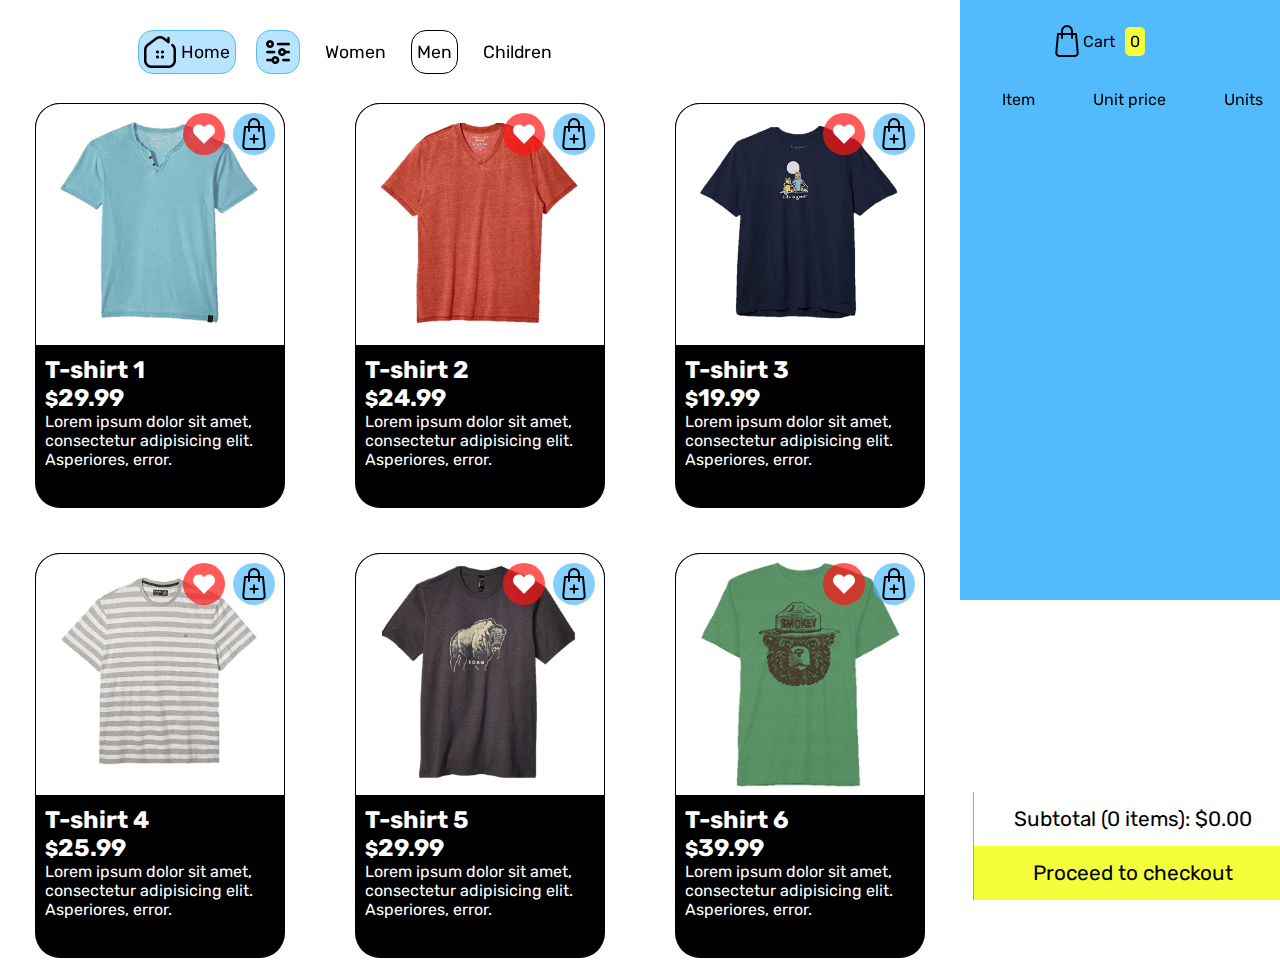
<file: Shopping cart/index.html>
<!DOCTYPE html>
<html lang="en">
<head>
    <meta charset="UTF-8">
    <meta http-equiv="X-UA-Compatible" content="IE=edge">
    <link rel="shortcut icon" href="#">
    <meta name="viewport" content="width=device-width, initial-scale=1.0">
    <title>Shopping Cart JS</title>
    <link rel="stylesheet" href="style.css">
    <link rel="stylesheet" href="https://cdn.jsdelivr.net/npm/bootstrap-icons@1.5.0/font/bootstrap-icons.css">
</head>
<body>
    <div class="app-container">
        <div class="app-bg">
            <div class="left-side"></div>
            <div class="right-side"></div>
        </div>
        <header>
            <nav>
                <ul>
                    <li class="btn home">
                        <a href="./">
                            <img src="./icons/home.png" alt=""> Home
                        </a>
                    </li>
                    <li class="btn">
                        <a href="#">
                            <img src="./icons/filter.png" alt="filter">
                        </a>
                    </li>
                    <li>
                        <a href="#">
                            Women
                        </a>
                    </li>
                    <li class="active">
                        <a href="#">
                            Men
                        </a>
                    </li>
                    <li>
                        <a href="#">
                            Children
                        </a>
                    </li>
                </ul>
            </nav>
            <div class="shopping-bag">
                <a href="./cart.html">
                    <img src="./icons/bag.png" alt="cart">
                    Cart
                    <div class="total-items-in-cart">
                        0
                    </div>
                </a>
            </div>
        </header>
    </div>
    <div class="products-list">
        <div class="products">
            <!-- render porducts here -->
        </div>
        <div class="cart">
            <div class="cart-header">
                <div class="column1">Item</div>
                <div class="column2">Unit price</div>
                <div class="column3">Units</div>
            </div>
            <div class="cart-items">
                <!-- render cart items here -->
            </div>
            <div class="cart-footer">
                <div class="subtotal">
                    Subtotal (0 items): $0
                </div>
                <div class="checkout">
                    Proceed to checkout
                </div>
            </div>
        </div>
    </div>

    <script>
        const porductsListEl = document.querySelector(".products-list");
        const seeMoreBtn = document.querySelector(".see-more-btn");

        seeMoreBtn.addEventListener('click', () => {
            porductsListEl.scrollIntoView({behavior: "smooth"})
        })
    </script>

    <script src="./products.js"></script>
    <script src="./app.js"></script>
</body>
</html>
</file>
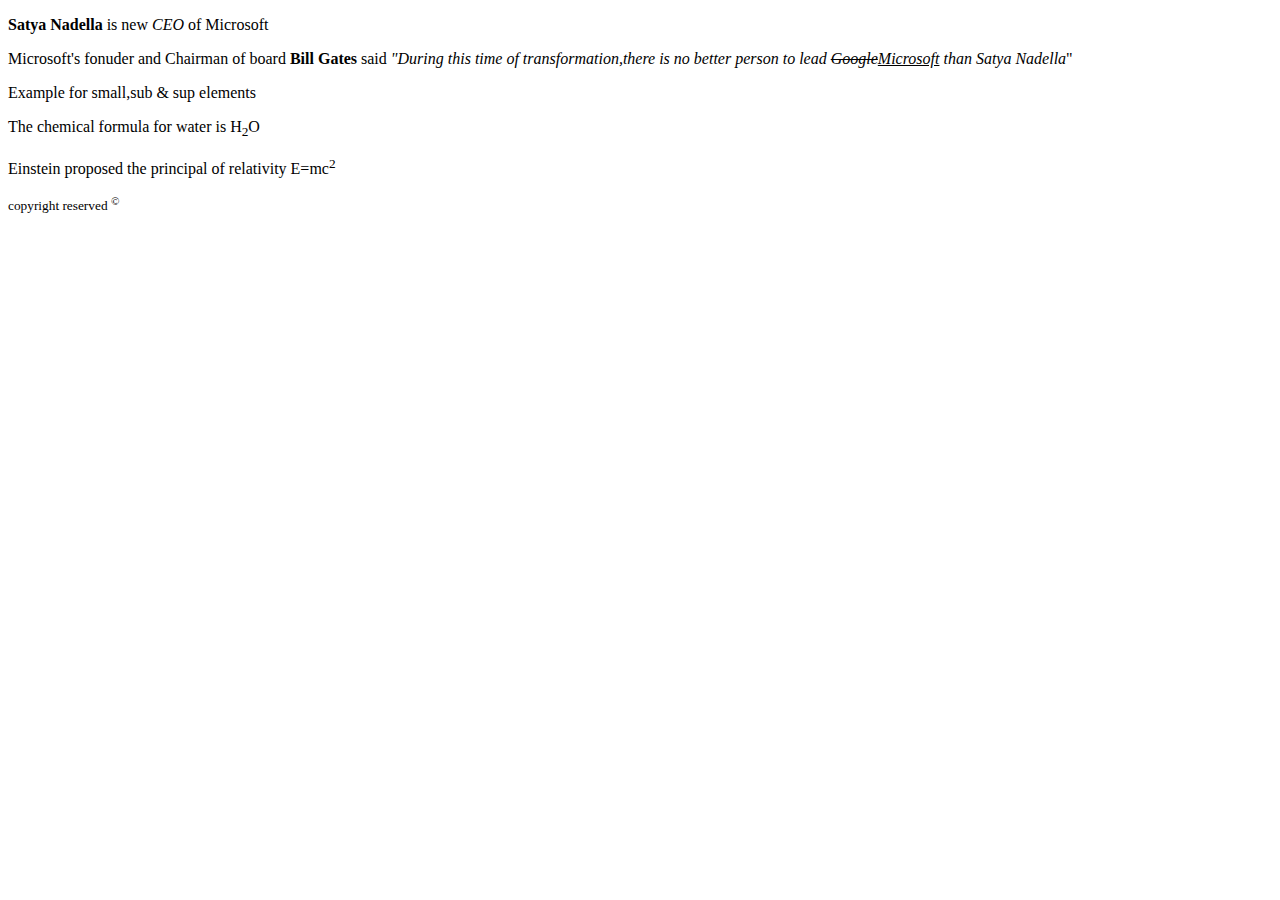
<file: HTML formating.html>
<!DOCTYPE html>
<html>
<head>
<title>HTML Formatting</title>
</head>
<body>
<p><b>Satya Nadella</b> is new <i>CEO</i> of Microsoft</p>
<p>Microsoft's fonuder and Chairman of board <b>Bill Gates</b> said <i>"During this time of transformation,there is no better person to lead <del>Google</del><u>Microsoft</u> than Satya Nadella</i>"</p>
<p>Example for small,sub & sup elements</p>
<p>The chemical formula for water is H<sub>2</sub>O</p>
<p>Einstein proposed the principal of relativity E=mc<sup>2</sup></p>
<p><small>copyright reserved <sup>&#169;</sup></small></p>
</body>
</html>
</file>
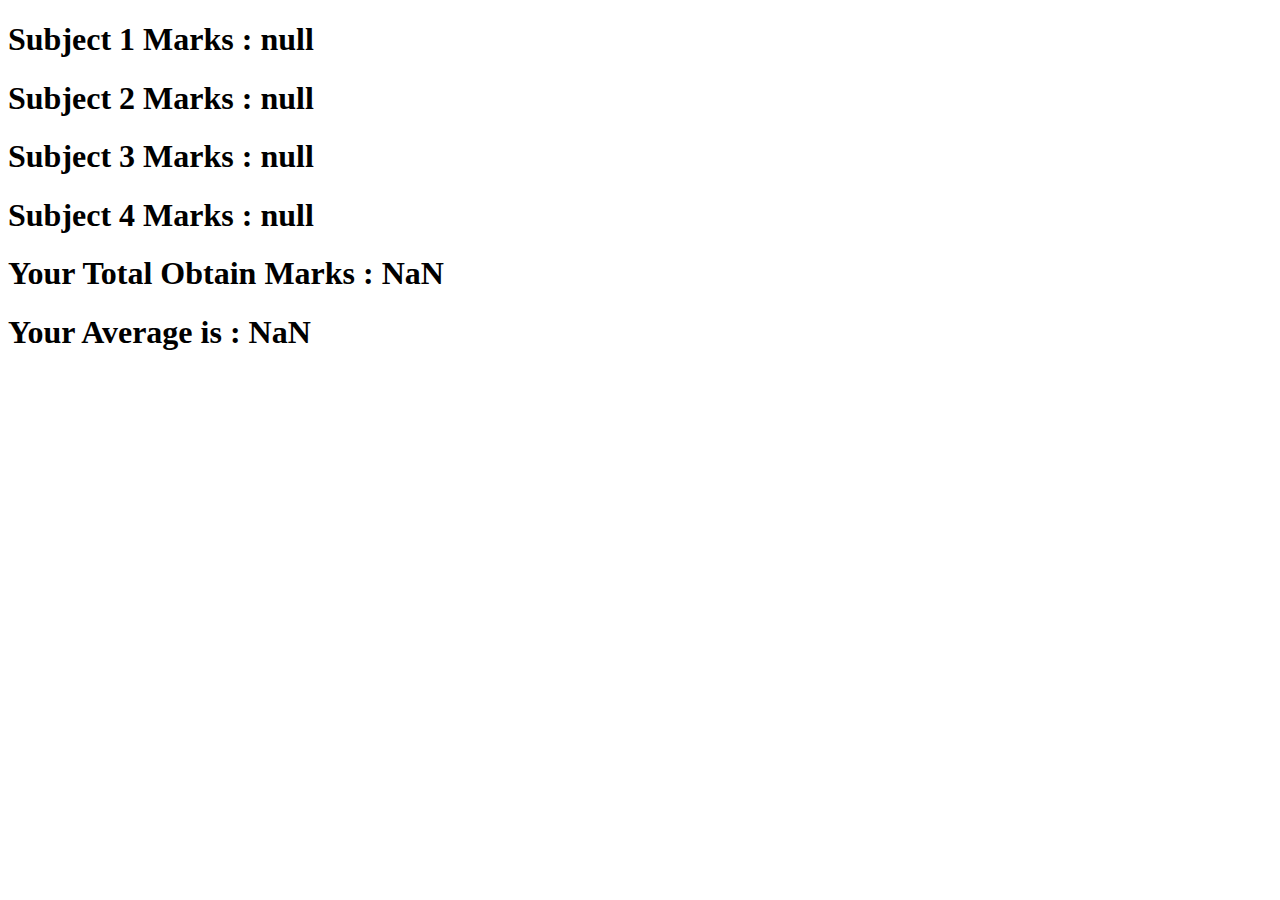
<file: javascript.html>
<!DOCTYPE html>
<html>
<head>
	<title>js</title>
</head>
<body>


<script type="text/javascript">
	
s1 = prompt("Enter Your Subject 1 Marks : " )
s2 = prompt("Enter Your Subject 2 Marks : " )
s3 = prompt("Enter Your Subject 3 Marks : " )
s4 = prompt("Enter Your Subject 4 Marks : " )

total1 = parseInt(s1) + parseInt(s2) + parseInt(s3) + parseInt(s4)
avg1 = total1 / 4

document.write("<h1>Subject 1 Marks : " + s1 + "</h1>")
document.write("<h1>Subject 2 Marks : " + s2 + "</h1>")
document.write("<h1>Subject 3 Marks : " + s3 + "</h1>")
document.write("<h1>Subject 4 Marks : " + s4 + "</h1>")


document.write("<h1>Your Total Obtain Marks : " + total1 + "</h1>")
document.write("<h1>Your Average is : " + avg1 + "</h1>")



</script>
</body>
</html>
</file>
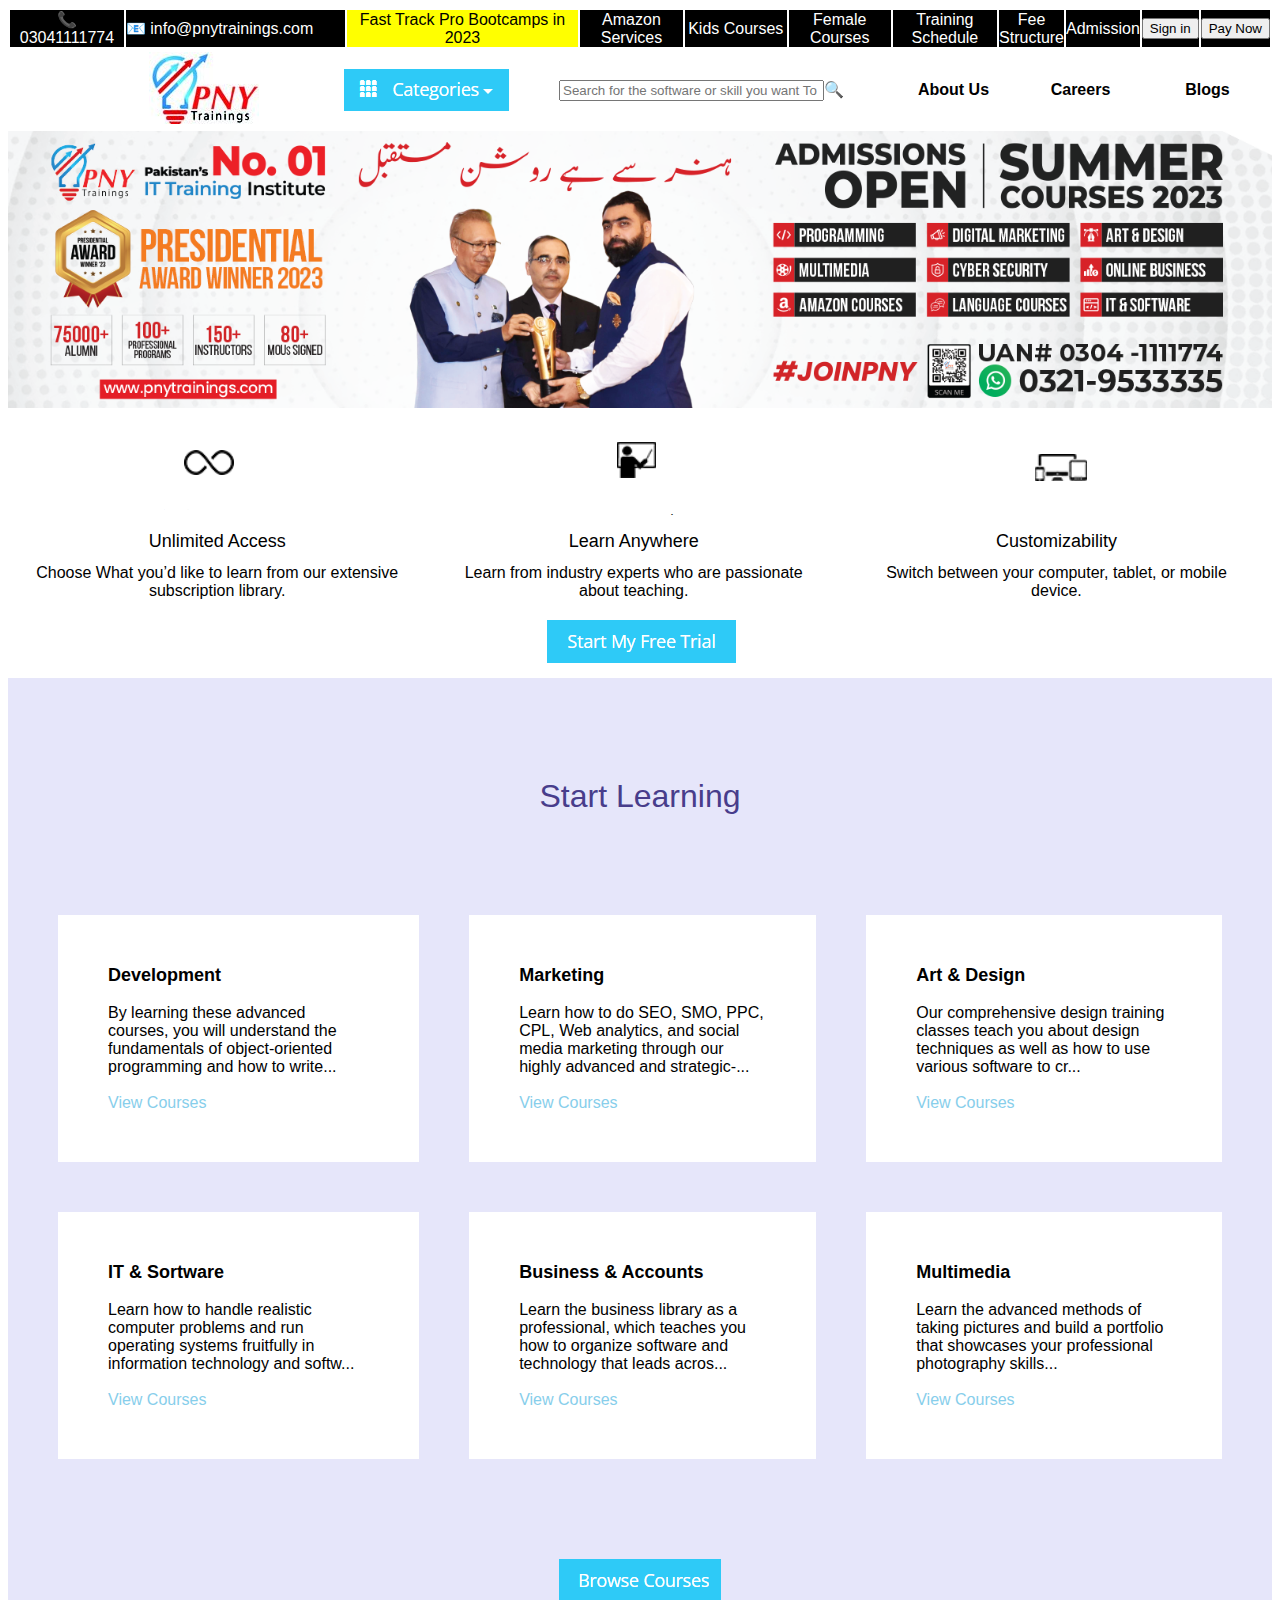
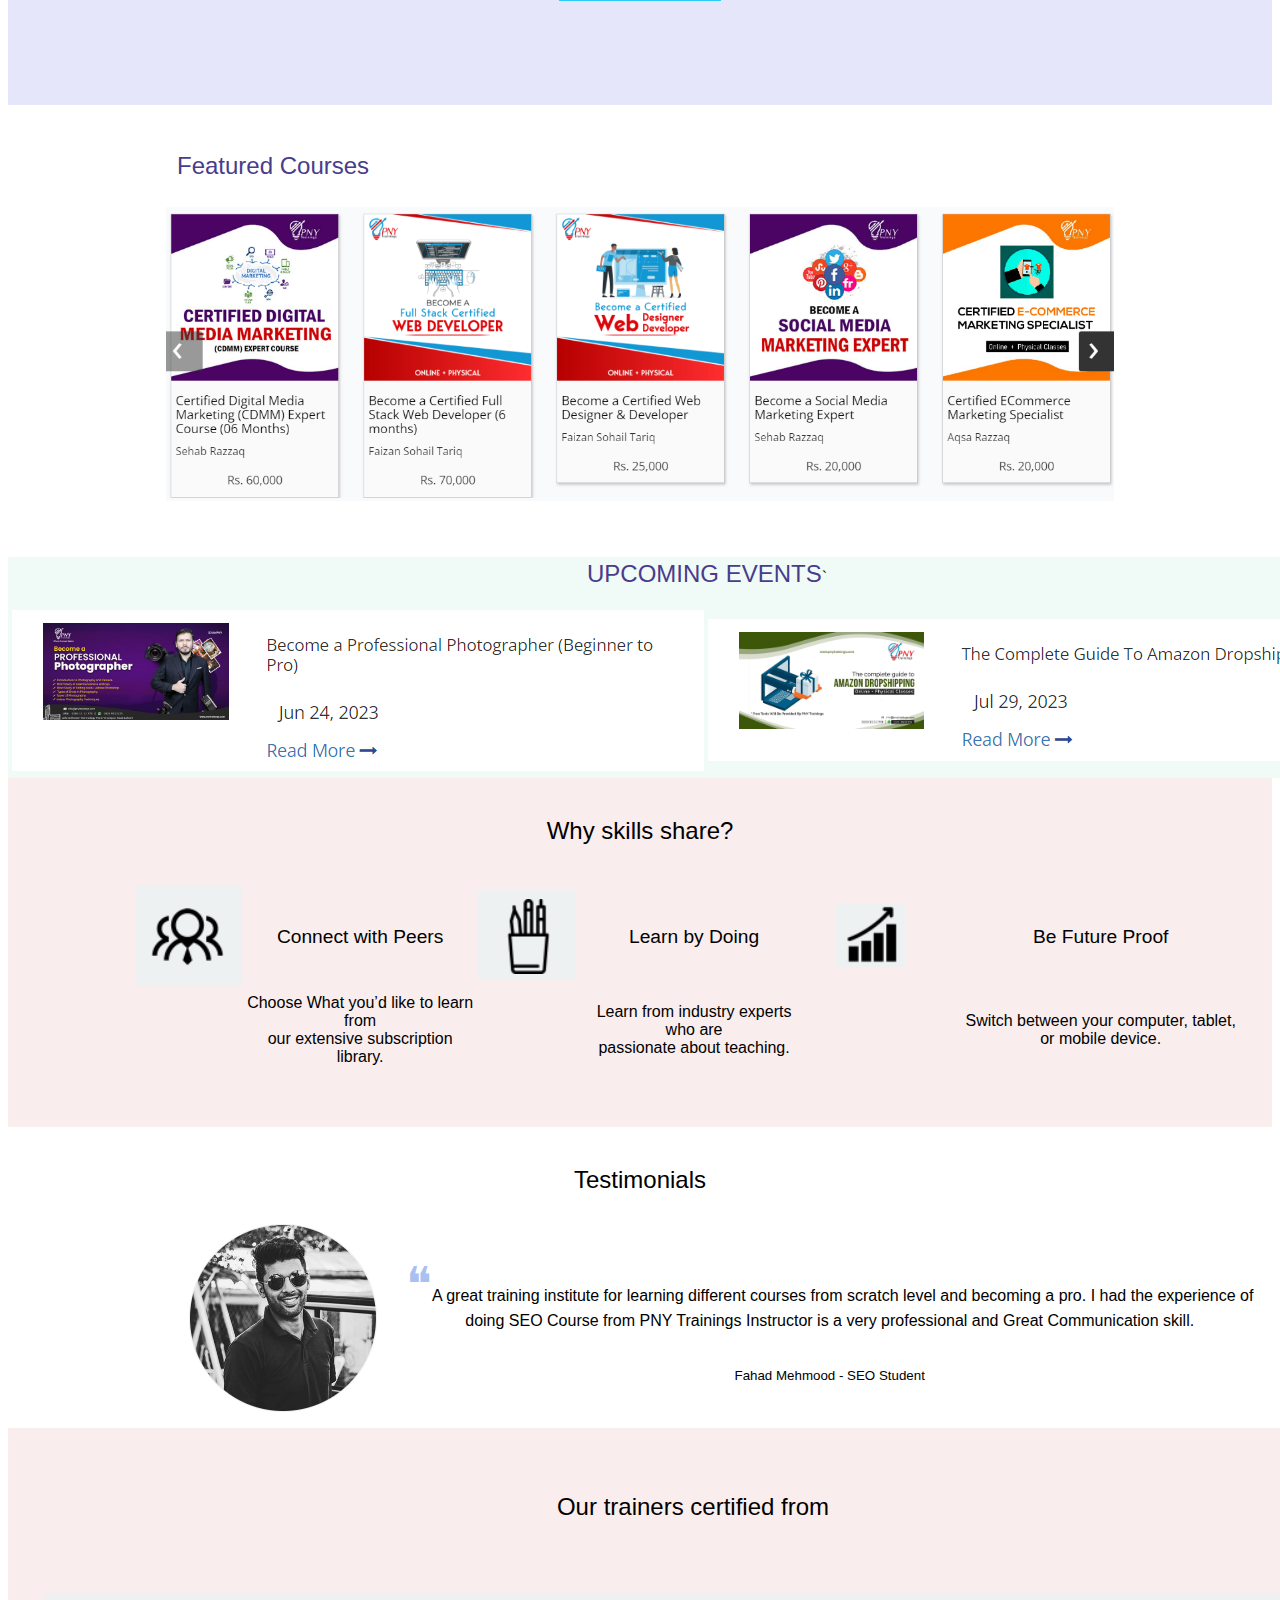
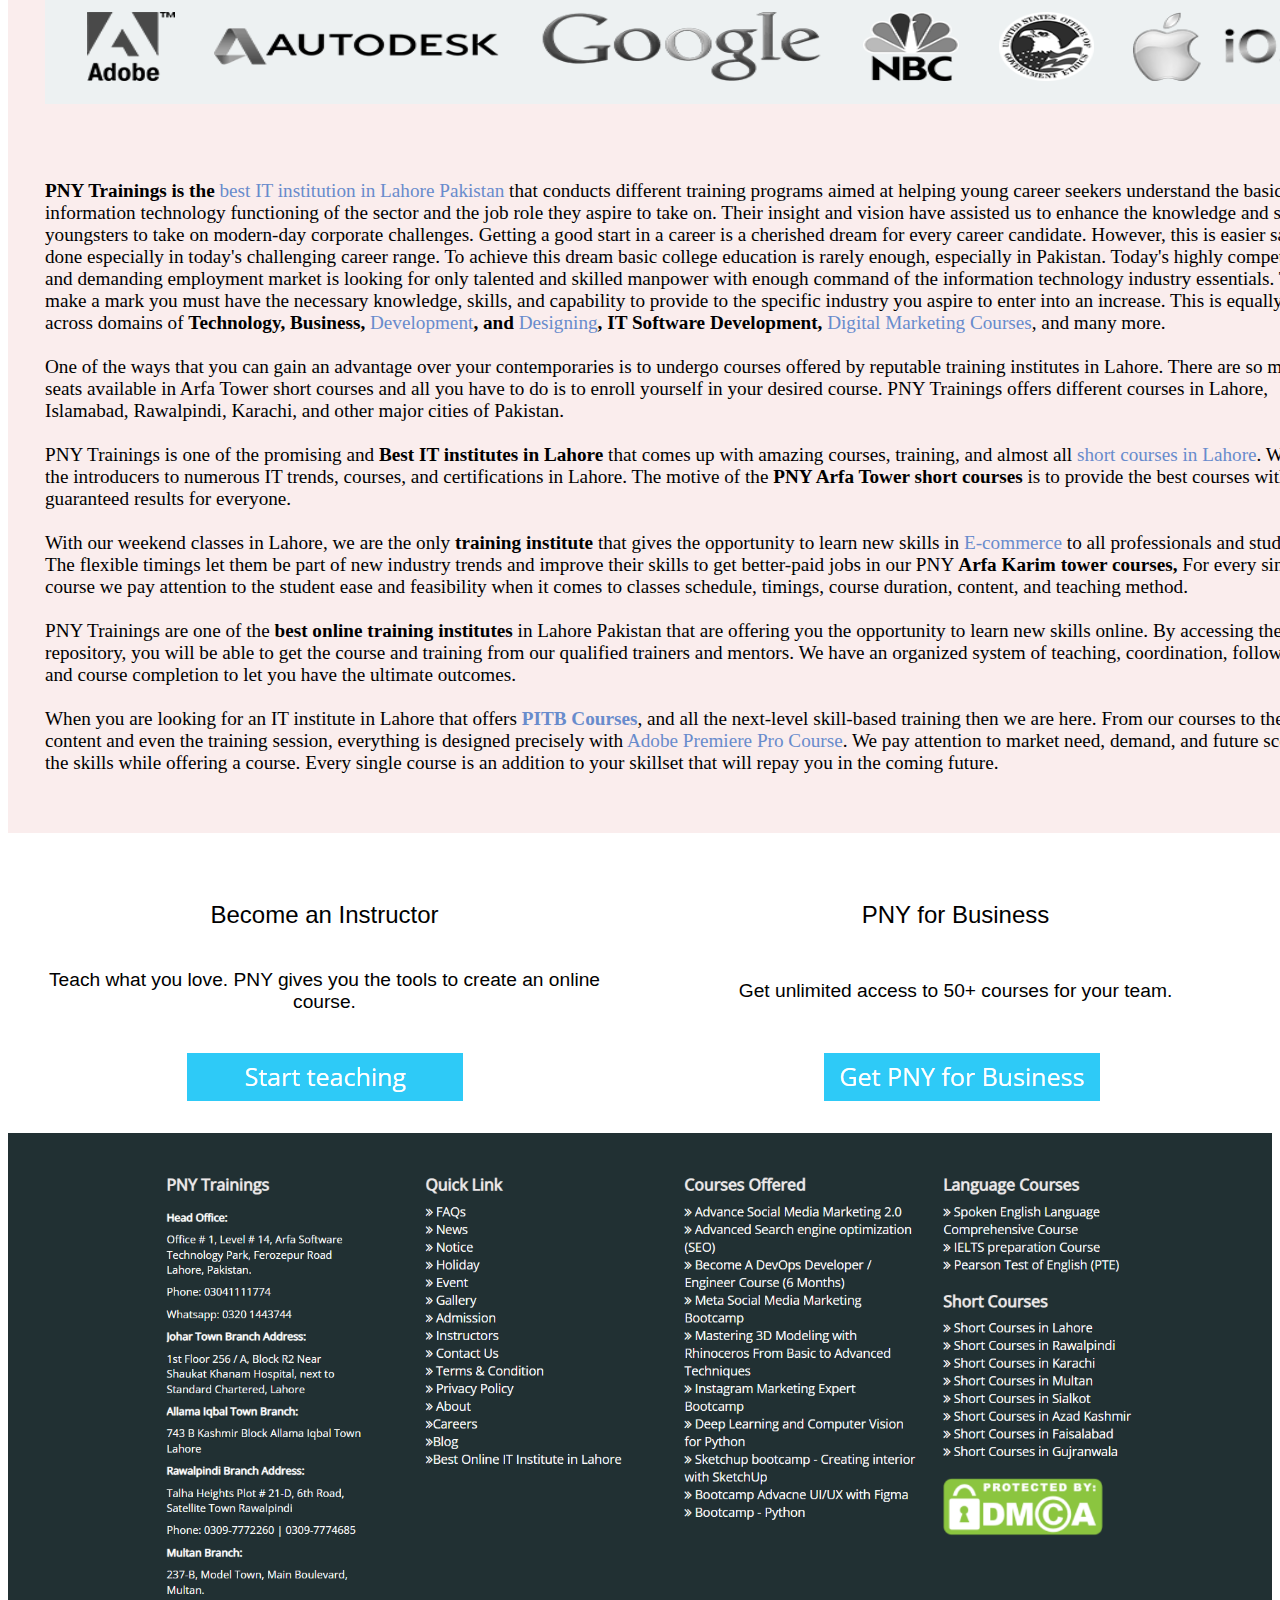
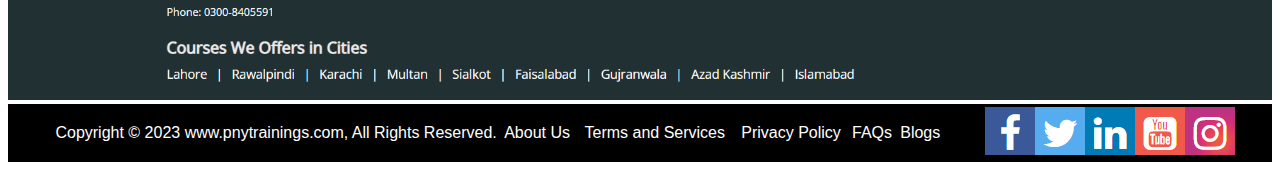
<file: PNYfirstpage.html>
<!DOCTYPE html>
<html>
<head>
	<title>PNY First Page</title>
	<style type="text/css">
		#xyz1 {
			background-color: black;
			color: white;
			font-family: Helvetica, Sans-serif;
		}
		.a1 {
			font-size: 20px;
			font-family: : calibri;
			color: white;
		}

				}
		.a2 {
			background-color: #faeded;
		}
		.a3 {
			margin-left: 50px;
			margin-right: 50px;
		}

	</style>
</head>
<body>
	<form>
	<table border="0px"  align="center" width="100%" cellpadding="0px">
		<tr id="xyz1">
			<td width="10%" align="center"><font color="white" face="arial">&#128222; 03041111774</font> </td>
			<td width="20%"><font color="white" face="arial">&#128231; info@pnytrainings.com</font></td>
			<td width="25%" bgcolor="yellow" align="center"><font face="arial" color="black"> Fast Track Pro Bootcamps in 2023</font></td>
			<td width="10%" align="center"><font color="white" face="arial"> Amazon Services </font></td>
			<td width="10%" align="center"><font color="white" face="arial"> Kids Courses </font></td>
			<td width="10%" align="center"><font color="white" face="arial"> Female Courses  </font></td>
			<td width="10%" align="center"><font color="white" face="arial"> Training Schedule   </font></td>
			<td width="10%" align="center"><font color="white" face="arial"> Fee Structure  </font></td>
			<td width="5%" align="center"><font color="white" face="arial"> Admission  </font></td>
			<td width="5%" align="center">
				<input type="button" name="a5" value="Sign in" >
			</td>
			<td width="5%" align="center">
				<input type="button" name="a6" value="Pay Now" >
			</td>
		</tr>
	</table>
	</form>

	<form>
	<table border="0px"  align="center" width="100%">

		<tr>
			<td align="right" width="20%"><img src="Images/pnylogo.jpg"></td>
			<td align="right" width="20%">
				<img src="Images/6.png">
			</td>
			<td align="center">
				<input type="text" name="a2" placeholder="Search for the software or skill you want To learn " size="30%">&#128269;
			</td>
			<td align="center" width="10%"><font face="arial"><b>About Us</b></font></td>
			<td align="center" width="10%"><font face="arial"><b>Careers</b></font></td>
			<td align="center" width="10%"><font face="arial"><b>Blogs</b></font></td>
		</tr>

	</table>
	</form>

				<img src="Images/pnybanner.png" width="100%">

	<form>
	<table align="center" width="100%" border="0px" cellpadding="5px">
		
		<tr>
			<td width="33%" align="center"><img src="Images/1.png"></td>
			<td width="33%" align="center"><img src="Images/2.png"></td>
			<td width="34%" align="center"><img src="Images/3.png"></td>
		</tr>
		<tr>
			<td align="center"><font size="4" face="arial">Unlimited Access</font></td>
			<td align="center"><font size="4" face="arial">Learn Anywhere</font></td>
			<td align="center"><font size="4" face="arial">Customizability</font></td>
		</tr>
		<tr>
			<td align="center"><font face="arial">Choose What you’d like to learn from our extensive<br>subscription library.</font></td>
			<td align="center"><font face="arial">Learn from industry experts who are passionate<br>about teaching.</font></td>
			<td align="center"><font face="arial">Switch between your computer, tablet, or mobile<br>device.</font></td>
		</tr>
		<tr>
			<td colspan="3" align="center" ><img src="Images/4.png"></td>
		</tr>

	</table>
	</form>

	<table align="center" width="100%" bgcolor="lavender" cellpadding="50px" cellspacing="50px">
		<tr>
			<td align="center" colspan="3"><font face="arial" size="6.5" color="darkslateblue">Start Learning</font></td>
		</tr>
		<tr bgcolor="white">
			
			<td><font face="arial"><font size="4.5"><b>Development</b></font><br><br> By learning these advanced courses, you will understand the fundamentals of object-oriented programming and how to write...<br><br><font color="skyblue"> View Courses </font></font></td>

			<td><font face="arial"><font size="4.5"><b>Marketing</b></font><br><br> Learn how to do SEO, SMO, PPC, CPL, Web analytics, and social media marketing through our highly advanced and strategic-...<br><br><font color="skyblue"> View Courses </font></font></td>

			<td><font face="arial"><font size="4.5"><b>Art & Design</b></font><br><br> Our comprehensive design training classes teach you about design techniques as well as how to use various software to cr...<br><br><font color="skyblue"> View Courses </font></font></td>


		</tr>
		<tr bgcolor="white">

			<td><font face="arial"><font size="4.5"><b>IT & Sortware</b></font><br><br> Learn how to handle realistic computer problems and run operating systems fruitfully in information technology and softw...<br><br><font color="skyblue"> View Courses </font></font></td>

			<td><font face="arial"><font size="4.5"><b>Business & Accounts</b></font><br><br> Learn the business library as a professional, which teaches you how to organize software and technology that leads acros...<br><br><font color="skyblue"> View Courses </font></font></td>

			<td><font face="arial"><font size="4.5"><b>Multimedia</b></font><br><br> Learn the advanced methods of taking pictures and build a portfolio that showcases your professional photography skills...<br><br><font color="skyblue"> View Courses </font></font></td>
		</tr>
		<tr>
			<td colspan="3" align="center"><img src="Images/5.png"></td>
		</tr>

	</table>
	<br><br>

	<table align="center" width="75%" border="0px" cellspacing="10px">
		<tr>
			<td><font size="5" color="darkslateblue" face="arial">Featured Courses</font></td>
		</tr>
	</table>

			<p align="center"><img src="Images/0.png" width="75%" ></p>

			<br><br>

	<form>
	<table width="100%" bgcolor="#f0faf7">
		<tr>
			<td align="center" colspan="2"><font size="5" color="darkslateblue" face="arial">UPCOMING EVENTS</font>`<br><br></td>
		</tr>
		<tr>
			<td align="right"><img src="Images/a1.png"></td>
			<td align="center"><img src="Images/a5.png"></td>
		</tr>

	</table>
	</form>

	<table bgcolor="#faeded" border="0px" width="100%">

		<tr>
			<td align="center" colspan="6"><br><br><font size="5" face="arial">Why skills share?</font><br><br><br></td>
		</tr>
		<tr>
			<td align="right" width="20%"><img src="Images/r1.png"></td>
			<td align="center" width="20%"><font face="arial"><big>Connect with Peers</big></font></td>
			<td align="center"><img src="Images/r2.png"></td>
			<td align="center"><font face="arial"><big>Learn by Doing</big></font></td>
			<td align="center" width="10%"><img src="Images/r3.png"></td>
			<td align="center"><font face="arial"><big>Be Future Proof</big></font></td>
		</tr>
		<tr>
			<td></td>
			<td align="center"><font face="arial">Choose What you’d like to learn from<br>our extensive subscription library.</font></td>
			<td></td>
			<td align="center" width="20%"><font face="arial">Learn from industry experts who are<br> passionate about teaching.</font></td>
			<td></td>
			<td align="center" width="40%"><font face="arial">Switch between your computer, tablet,<br>or mobile device.</font></td>
		</tr>
		<tr>
			<td colspan="6"><br><br><br></td>
		</tr>

	</table>

		<br><br>

	<table width="100%" border="0px">
		<tr>
			<td align="center" colspan="2"><font size="5" face="arial">Testimonials</font><br><br></td>
		</tr>
		<tr>
			<td align="right" width="30%"><img src="Images/r4.png"></td>
			<td align="center"  width="70%"><font face="arial"><font color="#a8c1f0" size="50">&#10077;</font>A great training institute for learning different courses from scratch level and becoming a pro. I had the experience of<br>doing SEO Course from PNY Trainings Instructor is a very professional and Great Communication skill.<br><br><br><small>Fahad Mehmood - SEO Student</small></font></td>
		</tr>
	</table>

	<form>
	<table bgcolor="#faeded" width="100%" cellpadding="35px" border="0px">
		<tr>
			<td align="center"><font face="arial" size="5"><br>Our trainers certified from</td>
		</tr>
		<tr>
			<td align="center"><img src="Images/z1.png"></td>
		</tr>
		<tr>
			<td align="left"><font face="Calibri"><big><b>PNY Trainings is the</b><font color="#688bcc"> best IT institution in Lahore Pakistan</font> that conducts different training programs aimed at helping young career seekers understand the basic information technology functioning of the sector and the job role they aspire to take on. Their insight and vision have assisted us to enhance the knowledge and skills of youngsters to take on modern-day corporate challenges. Getting a good start in a career is a cherished dream for every career candidate. However, this is easier said than done especially in today's challenging career range. To achieve this dream basic college education is rarely enough, especially in Pakistan. Today's highly competitive and demanding employment market is looking for only talented and skilled manpower with enough command of the information technology industry essentials. To make a mark you must have the necessary knowledge, skills, and capability to provide to the specific industry you aspire to enter into an increase. This is equally true across domains of <b>Technology, Business,</b> <font color="#688bcc">Development</font><B>, and</B> <font color="#688bcc"> Designing</font><B>, IT Software Development,</B><font color="#688bcc">  Digital Marketing Courses</font>, and many more.<br><br>One of the ways that you can gain an advantage over your contemporaries is to undergo courses offered by reputable training institutes in Lahore. There are so many seats available in Arfa Tower short courses and all you have to do is to enroll yourself in your desired course. PNY Trainings offers different courses in Lahore, Islamabad, Rawalpindi, Karachi, and other major cities of Pakistan.<br><br>PNY Trainings is one of the promising and <b>Best IT institutes in Lahore</b> that comes up with amazing courses, training, and almost all <font color="#688bcc"> short courses in Lahore</font>. We are the introducers to numerous IT trends, courses, and certifications in Lahore. The motive of the<b> PNY Arfa Tower short courses</b> is to provide the best courses with guaranteed results for everyone.<br><br>With our weekend classes in Lahore, we are the only<b> training institute</b> that gives the opportunity to learn new skills in <font color="#688bcc">E-commerce</font> to all professionals and students. The flexible timings let them be part of new industry trends and improve their skills to get better-paid jobs in our PNY <b>Arfa Karim tower courses,</b> For every single course we pay attention to the student ease and feasibility when it comes to classes schedule, timings, course duration, content, and teaching method.<br><br>PNY Trainings are one of the <b>best online training institutes</b> in Lahore Pakistan that are offering you the opportunity to learn new skills online. By accessing the online repository, you will be able to get the course and training from our qualified trainers and mentors. We have an organized system of teaching, coordination, follow-up, and course completion to let you have the ultimate outcomes.<br><br>When you are looking for an IT institute in Lahore that offers <font color="#688bcc"><b>PITB Courses</font></b>, and all the next-level skill-based training then we are here. From our courses to their content and even the training session, everything is designed precisely with <font color="#688bcc">Adobe Premiere Pro Course</font>. We pay attention to market need, demand, and future scope of the skills while offering a course. Every single course is an addition to your skillset that will repay you in the coming future.<br><br></big></font></td>
		</tr>
	</table>
	</form>

	<table width="100%" border="0px" cellpadding="10px">
		<tr>
			<td align="center" width="50%"><font size="5" face="arial"><br><br>Become an Instructor</font></td>
			<td align="center" width="50%"><font size="5" face="arial"><br><br>PNY for Business</font></td>
		</tr>
		<tr>
			<td align="center"><font face="arial"><br><big>Teach what you love. PNY gives you the tools to create an online course.</big></td>
				<td align="center"><font face="arial"><br><big>Get unlimited access to 50+ courses for your team.</big></td>
		</tr>
		<tr>
			<td align="center"><img src="Images/b1.png"></td>
			<td align="center"><img src="Images/b2.png"></td>
		</tr>
	</table>

			<img src="Images/s1.png" width="100%">

	<table id="xyz1" width="100%" align="center" border="0px">
		<tr>
			<td align="right">Copyright © 2023 www.pnytrainings.com, All Rights Reserved.<br></td>
			<td align="center">About Us</td>
			<td align="center">Terms and Services</td>
			<td align="center">Privacy Policy</td>
			<td align="center">FAQs</td>
			<td align="center">Blogs</td>
			<td align="center"><img src="Images/f2.png"></td>
		</tr>
	</table>
</body>
</html>
</file>
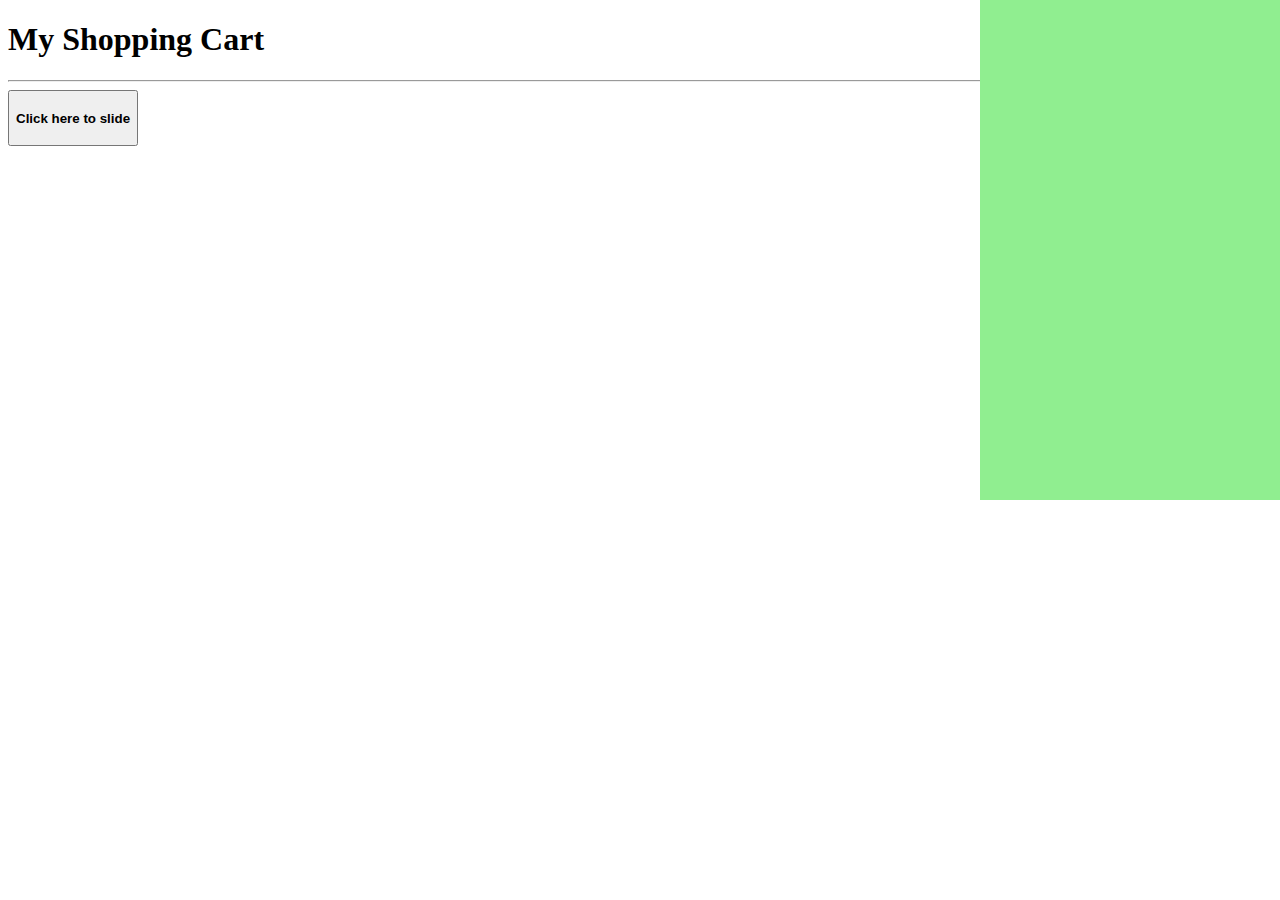
<file: slider.html>
<!doctype html>
<html lang="en">
  <head>
    <!-- Required meta tags -->
    <meta charset="utf-8">
    <meta name="viewport" content="width=device-width, initial-scale=1">

    <!-- Bootstrap CSS -->
    <link href="https://cdn.jsdelivr.net/npm/bootstrap@5.1.3/dist/css/bootstrap.min.css" rel="stylesheet" integrity="sha384-1BmE4kWBq78iYhFldvKuhfTAU6auU8tT94WrHftjDbrCEXSU1oBoqyl2QvZ6jIW3" crossorigin="anonymous">

    <script src="https://ajax.googleapis.com/ajax/libs/jquery/3.6.4/jquery.min.js"></script>



    <style type="text/css">
      
      #cart{
        position: absolute;
        height: 500px;
        width: 300px;
        background-color: lightgreen;
        z-index: 1000;
        right: 0px;
        top: 0px;
      }
    </style>

    <title>Hello, world!</title>
  </head>
  <body>
    <h1>My Shopping Cart</h1>
    <hr>

    <button class="bg-info btn "><h4>Click here to slide</h4></button>


    <div id="cart"></div>





<script type="text/javascript">
  $(document).ready(function(){

    $(".btn").click(function(){

      $("#cart").slideToggle()
    })

      
    
  })

    


  


</script>




    <!-- Optional JavaScript; choose one of the two! -->

    <!-- Option 1: Bootstrap Bundle with Popper -->
    <script src="https://cdn.jsdelivr.net/npm/bootstrap@5.1.3/dist/js/bootstrap.bundle.min.js" integrity="sha384-ka7Sk0Gln4gmtz2MlQnikT1wXgYsOg+OMhuP+IlRH9sENBO0LRn5q+8nbTov4+1p" crossorigin="anonymous"></script>

    <!-- Option 2: Separate Popper and Bootstrap JS -->
    <!--
    <script src="https://cdn.jsdelivr.net/npm/@popperjs/core@2.10.2/dist/umd/popper.min.js" integrity="sha384-7+zCNj/IqJ95wo16oMtfsKbZ9ccEh31eOz1HGyDuCQ6wgnyJNSYdrPa03rtR1zdB" crossorigin="anonymous"></script>
    <script src="https://cdn.jsdelivr.net/npm/bootstrap@5.1.3/dist/js/bootstrap.min.js" integrity="sha384-QJHtvGhmr9XOIpI6YVutG+2QOK9T+ZnN4kzFN1RtK3zEFEIsxhlmWl5/YESvpZ13" crossorigin="anonymous"></script>
    -->
  </body>
</html>
</file>
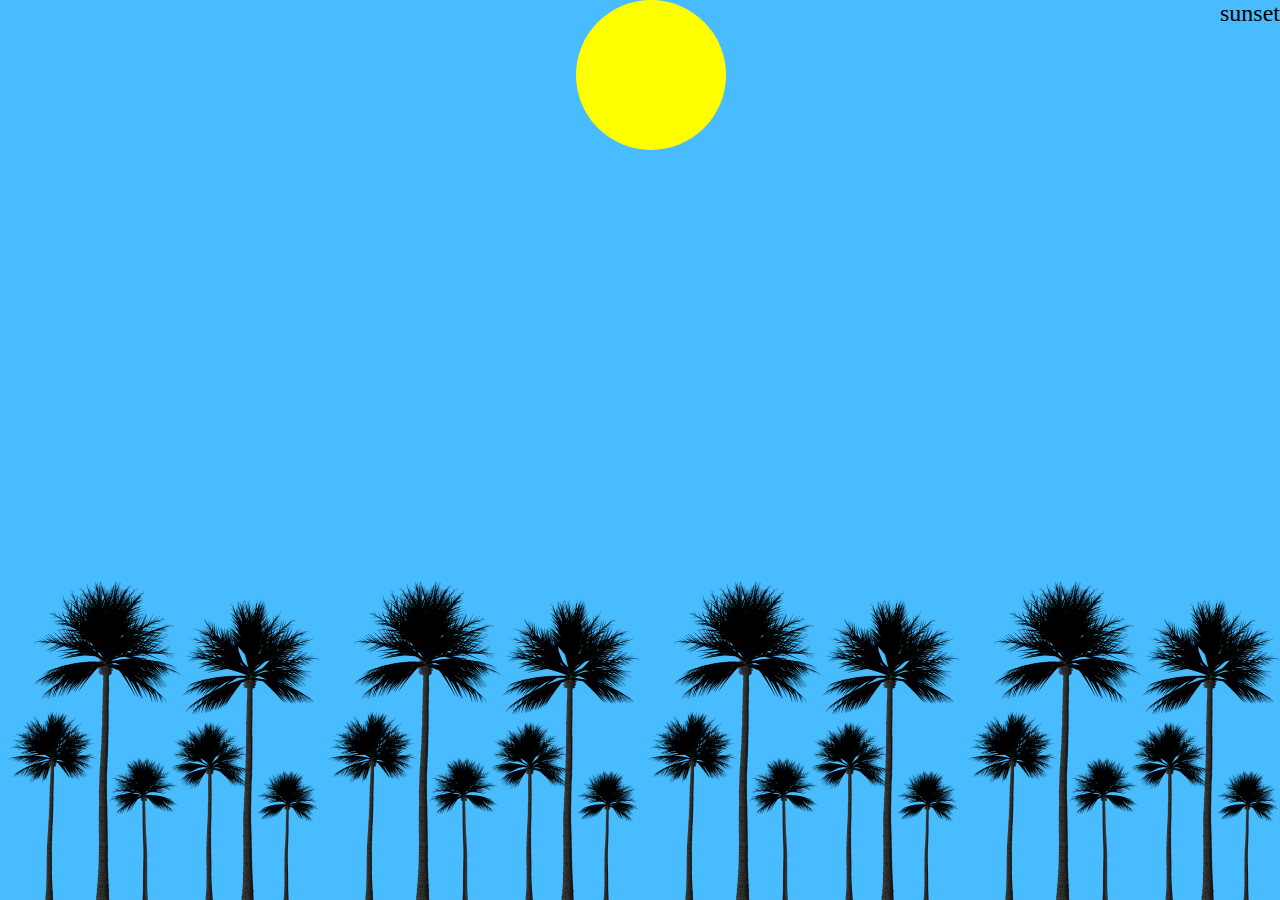
<file: Sunrise.html>
<!DOCTYPE html>
<html>
<head>
	<title>Sunrise/Sunset</title>
	<link rel="stylesheet" type="text/css" href="Sunrise.css">
</head>
<body>

	<div class="bg">
		<div class="text">sunset</div>
		<div class="sun"></div>
		<div class="bg2">
			<div class="img-area">
			<img src="Images/trees.png" alt="trees">
			<img src="Images/trees.png" alt="trees">
			<img src="Images/trees.png" alt="trees">
			<img src="Images/trees.png" alt="trees">
			</div>
		</div>	
	</div>

</body>
</html>
</file>
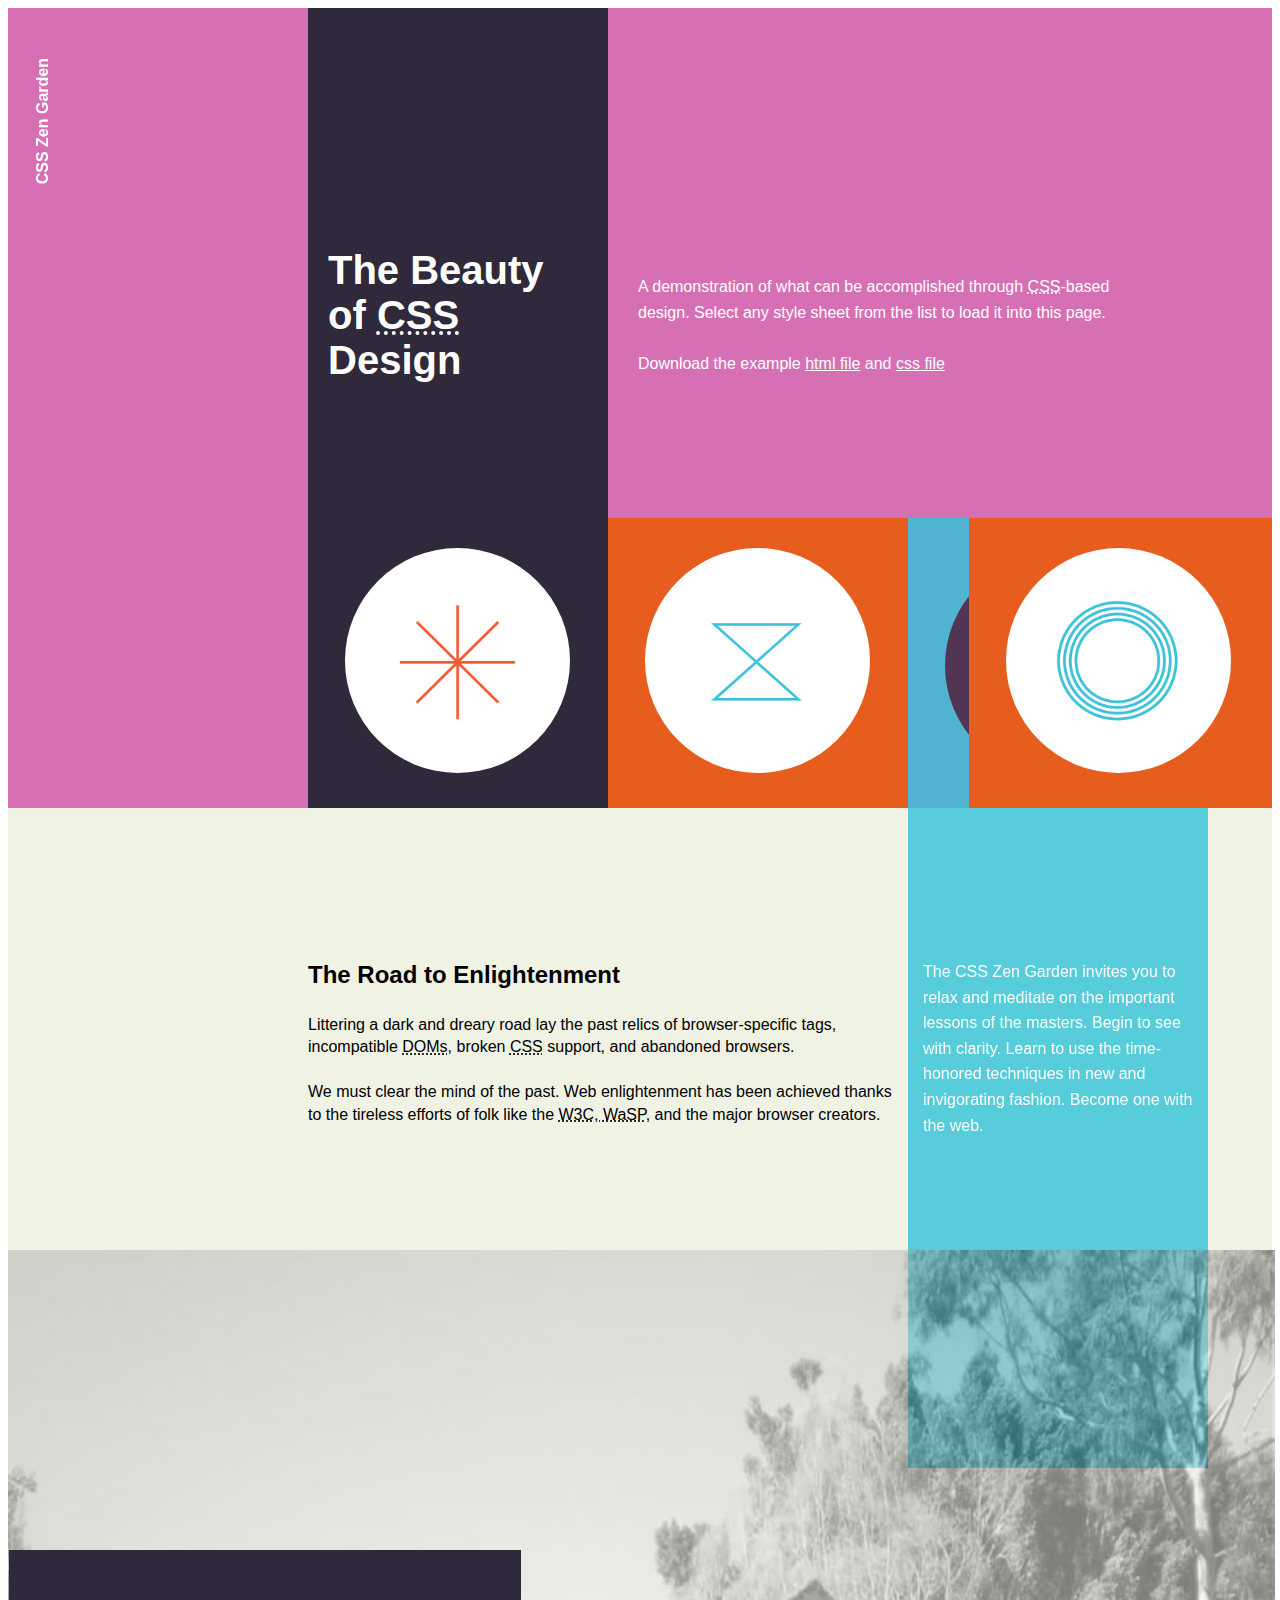
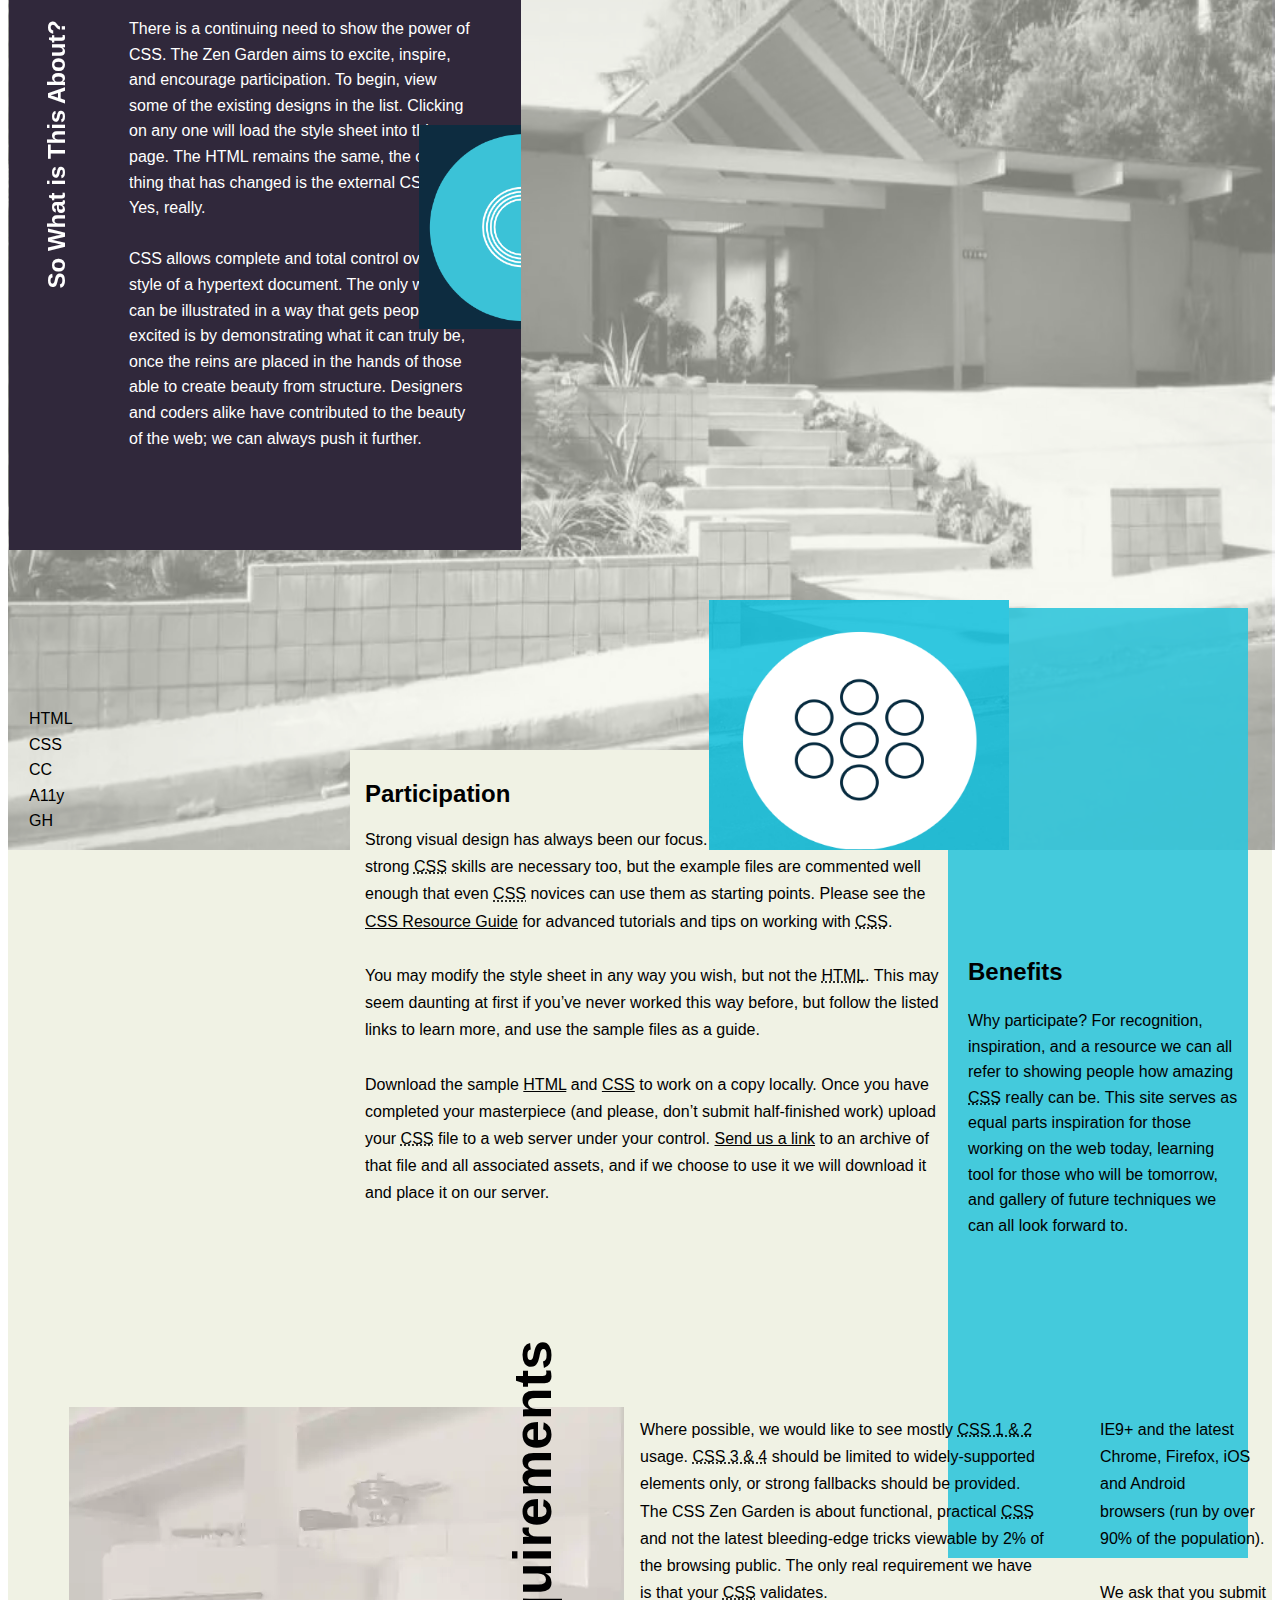
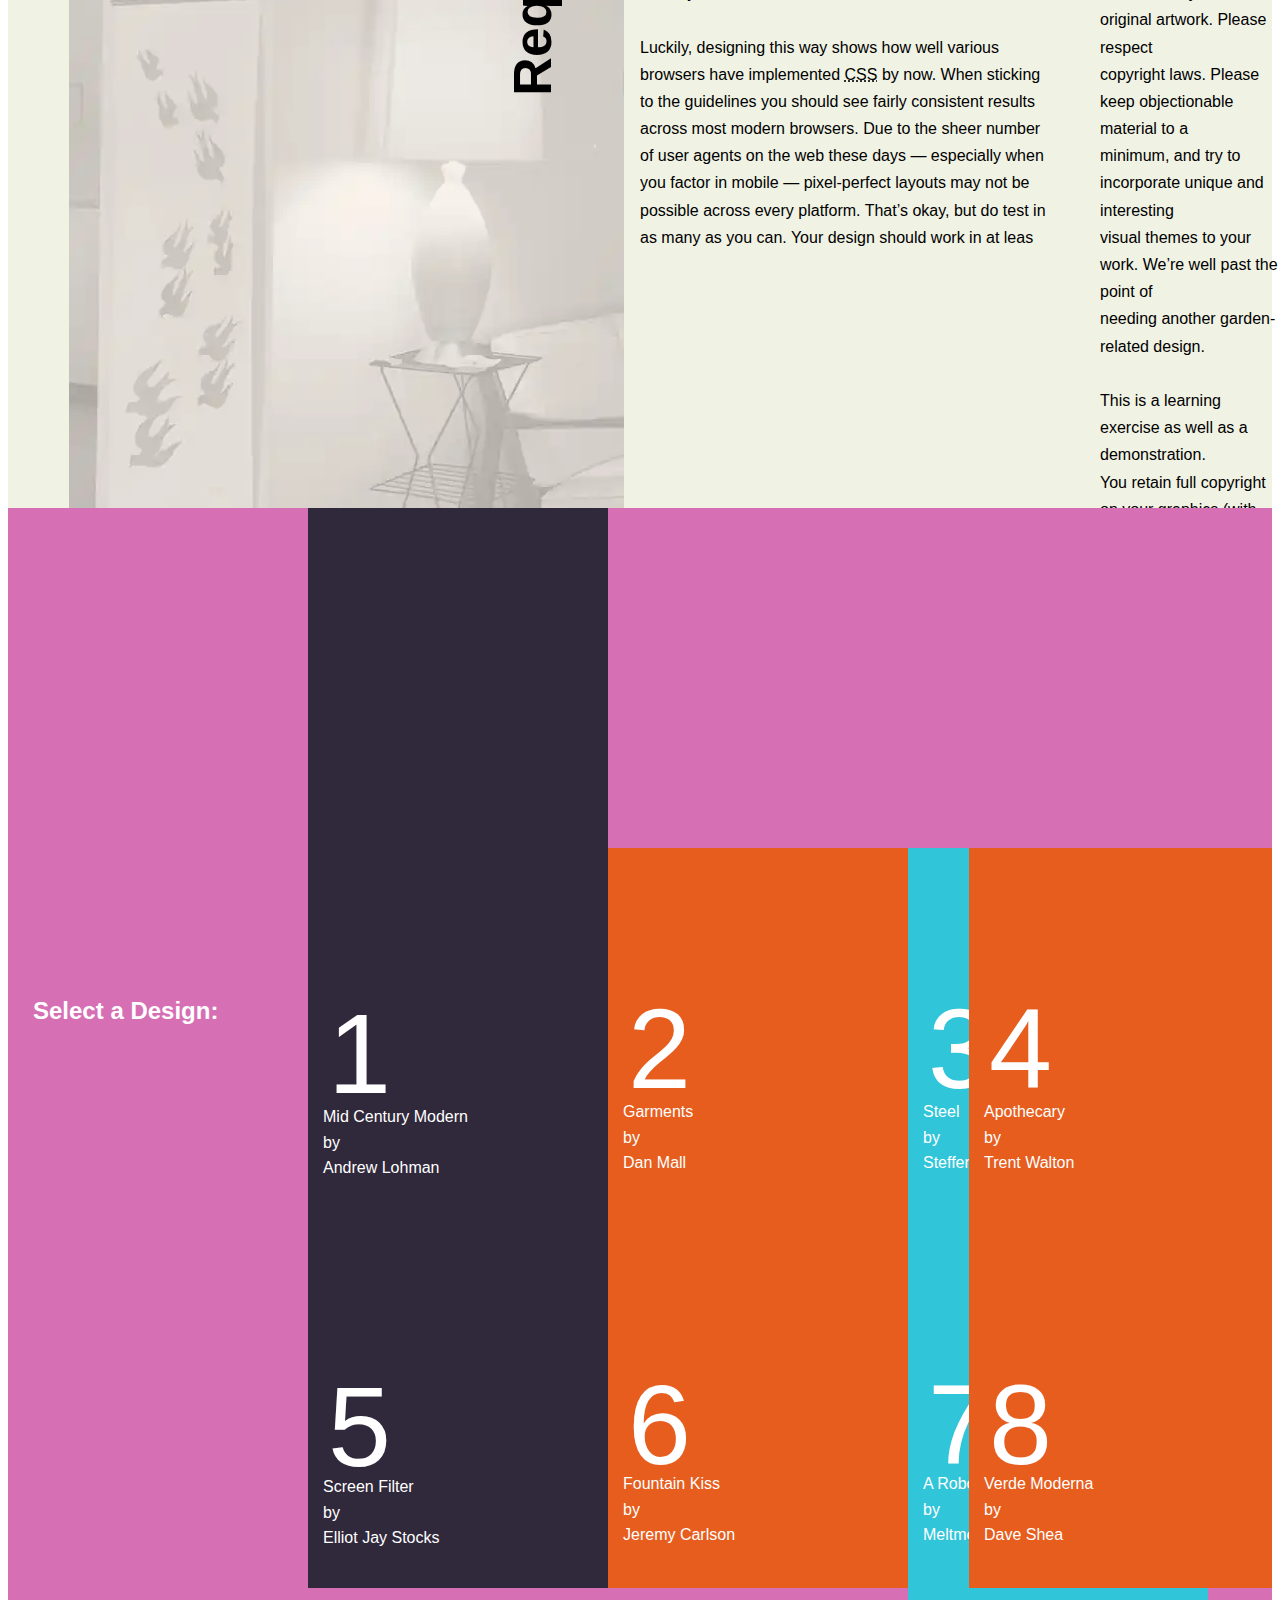
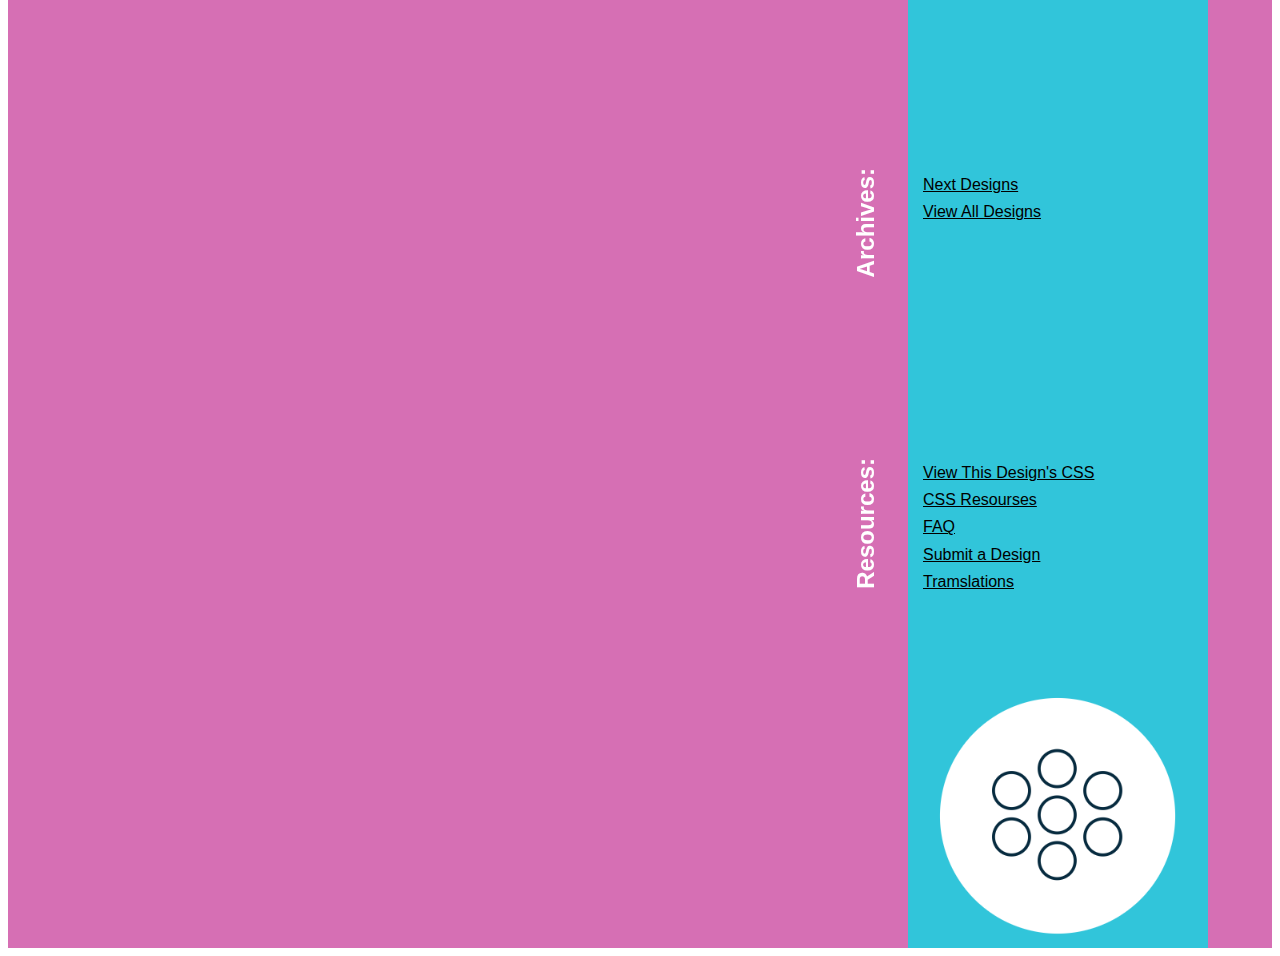
<file: zengarden.html>
<!DOCTYPE html>
<html>


<head>
	<title>Zengarden</title>
	<link rel="stylesheet" type="text/css" href="zengarden.css">
</head>


<body>

	<div class="box">

		<p class="text1"><b>CSS Zen Garden</b></p>

		<p class="text2">A demonstration of what can be accomplished through <u style="text-decoration-style: dotted;">CSS</u>-based<br> design. Select any style sheet from the list to load it into this page.<br><br>Download the example <u>html file</u> and <u>css file</u></p>

		<div class="box1">
			<p class="text"><b>The Beauty<br>of <u style="text-decoration-style: dotted">CSS</u><br> Design</b></p>
			<div class="circle1">
				<img class="image1" src="Images/pic1.png" >
			</div>

		</div>

		<div class="box2">

			<div class="circle2">
				<img class="image2" src="Images/pic2.png" >
			</div>

		</div>

		<div class="box3">
			<p class="text3">The CSS Zen Garden invites you to relax and meditate on the important lessons of the masters. Begin to see with clarity. Learn to use the time-honored techniques in new and invigorating fashion. Become one with the web.</p>

			<div class="circle3">
				<img class="image3" src="Images/pic3.png" >
			</div>

		</div>

		<div class="box4">
			
			<div class="circle4">
				<img class="image4" src="Images/pic4.png" >
			</div>

		</div>

	</div>
	<div class="newbox">
		
		<p class="newtext"><b style="font-size: 18pt">The Road to Enlightenment</b><br><br>Littering a 		dark and dreary road lay the past relics of browser-specific tags,<br> incompatible <u style="text-decoration-style: dotted"> DOMs</u>, broken <u style="text-decoration-style: dotted">CSS</u> support, and abandoned browsers.<br><br>We must clear the mind of the past. Web enlightenment has been achieved thanks<br> to the tireless efforts of folk like the <u style="text-decoration-style: dotted">W3C, WaSP</u>, and the major browser creators.</p>

		<img src="Images/bg.webp" class="bg">

		<div class="boxx">

			<p class="texxt"><b>So What is This About?</b></p>

			<p class="texxt2">There is a continuing need to show the power of<br> CSS. The Zen Garden aims to excite, inspire,<br> and encourage participation. To begin, view<br> some of the existing designs in the list. Clicking<br> on any one will load the style sheet into this very<br> page. The HTML remains the same, the only<br> thing that has changed is the external CSS file.<br> Yes, really.<br><br>CSS allows complete and total control over the<br> style of a hypertext document. The only way this<br> can be illustrated in a way that gets people<br> excited is by demonstrating what it can truly be,<br> once the reins are placed in the hands of those<br> able to create beauty from structure. Designers<br> and coders alike have contributed to the beauty<br> of the web; we can always push it further.
			</p>
			<img src="Images/semi.png" class="imgg">

			<p class="newtxt">HTML<BR>CSS<BR>CC<BR>A11y<BR>GH</p>

			<img src="Images/bg2.webp" class="bg2">

			<p class="req">Requirements</p>

			
		</div>

		<div class="div">
			<p style="font-family: sans-serif;font-size: 18pt;margin-left: 15px;margin-top: 30px;"><b>Participation</b></p>
			<p class="par">Strong visual design has always been our focus. You are modifying this page, so strong <u style="text-decoration-style: dotted;">CSS</u> skills are necessary too, but the example files are commented well enough that even <u style="text-decoration-style: dotted;">CSS</u> novices can use them as starting points. Please see the <U>CSS Resource Guide</U> for advanced tutorials and tips on working with <u style="text-decoration-style: dotted;">CSS</u>.<br><br>You may modify the style sheet in any way you wish, but not the <u style="text-decoration-style: dotted;">HTML</u>. This may seem daunting at first if you’ve never worked this way before, but follow the listed links to learn more, and use the sample files as a guide.<BR><BR>Download the sample <U>HTML</U> and <U>CSS</U> to work on a copy locally. Once you have completed your masterpiece (and please, don’t submit half-finished work) upload your <u style="text-decoration-style: dotted;">CSS</u> file to a web server under your control. <U>Send us a link</U> to an archive of that file and all associated assets, and if we choose to use it we will download it and place it on our server.</p>
		</div>
		<div class="bbox">
			
		</div>
			<img src="Images/circle.png" class="circleimg">

			<p class="bene"><b>Benefits</b></p>

			<p class="bene1">Why participate? For recognition,<br> inspiration, and a resource we can all<br> refer to showing people how amazing<br> <u style="text-decoration-style: dotted;">CSS</u> really can be. This site serves as<br> equal parts inspiration for those<br> working on the web today, learning<br> tool for those who will be tomorrow,<br> and gallery of future techniques we<br> can all look forward to.</p>

			<p class="where">Where possible, we would like to see mostly <u style="text-decoration-style: dotted;">CSS 1 & 2</u><br> usage. <u style="text-decoration-style: dotted;">CSS 3 & 4</u> should be limited to widely-supported<br> elements only, or strong fallbacks should be provided.<br> The CSS Zen Garden is about functional, practical <u style="text-decoration-style: dotted;">CSS</u><br> and not the latest bleeding-edge tricks viewable by 2% of<br> the browsing public. The only real requirement we have<br> is that your <u style="text-decoration-style: dotted;">CSS</u> validates.<br><br>Luckily, designing this way shows how well various<br> browsers have implemented <u style="text-decoration-style: dotted;">CSS</u> by now. When sticking<br> to the guidelines you should see fairly consistent results<br> across most modern browsers. Due to the sheer number<br> of user agents on the web these days — especially when<br> you factor in mobile — pixel-perfect layouts may not be<br> possible across every platform. That’s okay, but do test in<br> as many as you can. Your design should work in at leas</p>

			<p class="where1">IE9+ and the latest Chrome, Firefox, iOS and Android<br> browsers (run by over 90% of the population).<br><br>We ask that you submit original artwork. Please respect<br> copyright laws. Please keep objectionable material to a<br> minimum, and try to incorporate unique and interesting<br> visual themes to your work. We’re well past the point of<br> needing another garden-related design.<br><br>This is a learning exercise as well as a demonstration.<br> You retain full copyright on your graphics (with limited<br> exceptions, see <u>submission guidelines</u>), but we ask you<br> release your CSS under a Creative Commons license<br> identical to the <u>one on this site</u> so that others may learn<br> from your work.<br><br>By <u>Dave Shea</u>. Bandwidth graciously donated by<br> <u>mediatemple.</u> Now available: <u>Zen Garden, the book.</u>
			</p>
			
	</div>

	<div class="pinkbg">
		<p class="select">Select a Design:</p>

		<div class="bluebg">
			<p class="n1">1</p>
			<p class="t1">Mid Century Modern<br> by<br> Andrew Lohman</p>
			<p class="n3">5</p>
			<p class="t3">Screen Filter<br> by<br>Elliot Jay Stocks</p>
		</div>

		<div class="orangebg">
			<p class="n2">2</p>
			<p class="t2">Garments<br> by<br>Dan Mall</p>
			<p class="n4">6</p>
			<p class="t4">Fountain Kiss<br> by<br>Jeremy Carlson</p>
		</div>

		<div class="skybluebg">
			<p class="n2">3</p>
			<p class="t2">Steel<br> by<br>Steffen Knoeller</p>
			<p class="n4">7</p>
			<p class="t4">A Robot Named Jimmy<br> by<br>Meltmedia</p>
			<p class="rob"><u>Next Designs<br>View All Designs</u></p>
			<p class="view"><u>View This Design's CSS<br>CSS Resourses<br>FAQ<br>Submit a Design<br>Tramslations</u></p>
			<img src="Images/circlee.png" class="circlee">

		</div>

		<div class="orangebg2">
			<p class="n2">4</p>
			<p class="t2">Apothecary<br> by<br>Trent Walton</p>
			<p class="n4">8</p>
			<p class="t4">Verde Moderna<br> by<br>Dave Shea</p>
		</div>

		<p class="arch">Archives:</p>
		<p class="reso">Resources:</p>
		
	</div>


</body>
</html>
</file>
<file: Shopping cart/style.css>
/* import fonts */
@import url("https://fonts.googleapis.com/css2?family=Rubik&display=swap");

/* VARIABLES */
:root {
  --bg-color: #fff;
  --link-color: #000;
  --link-size: 1.1rem;
  --right-side-bg-color: 81, 187, 254;
}

/* General CSS */
* {
  padding: 0;
  margin: 0;
  box-sizing: border-box;
  font-family: Rubik;
}

html {
  font-size: 16px;
  overflow-x: hidden;
}

a {
  text-decoration: none;
  color: #000;
}

/* APP CONTAINER */
.app-container {
  width: 100vw;
  height: 100%;
}

/* APP BG */
.app-bg {
  position: fixed;
  top: 0;
  left: 0;
  width: 100vw;
  height: 700px;
  display: flex;
  z-index: -1;
}
.app-bg .left-side {
  background-color: rgb(255, 255, 255);
  width: 75%;
  height: 100%;
}
.app-bg .right-side {
  background-color: rgb(var(--right-side-bg-color));
  width: 25%;
  height: 600px;
}

/* HEADER */
header {
  width: 100%;
  height: 100px;

  padding: 30px 10%;
  display: flex;
  justify-content: space-between;

  position: fixed;
  top: 0;
  left: 0;

  z-index: 99;
}
header nav ul {
  display: flex;
  align-items: center;
}
header nav ul li {
  list-style: none;
  margin: 0 10px;
  padding: 5px 5px;
  border-radius: 15px;
}
header nav ul li.active {
  border: 1px solid #000;
}
header nav ul li a {
  font-size: var(--link-size);
  display: flex;
  align-items: center;
  height: 32px;
}
header nav ul li.btn {
  background-color: rgba(var(--right-side-bg-color), 0.4);
  border: 1px solid rgb(var(--right-side-bg-color));
}
header nav ul li.btn img {
  width: 32;
  height: 32px;
}
header nav ul li.home a {
  display: flex;
  align-items: center;
}
header nav ul li.home a img {
  margin-right: 5px;
}
/* HEADER -> SHOOPING BAG */
.shopping-bag {
  padding: 10px 5px;
}
.shopping-bag a {
  display: flex;
  align-items: center;
}
.shopping-bag a img {
  width: 32px;
  height: 32px;
}
.shopping-bag .total-items-in-cart {
  margin-left: 10px;
  padding: 5px;
  background-color: rgb(242, 255, 58);
  border-radius: 5px;
}
/* MAIN */
main {
  width: 100%;
  background-color: royalblue;
  position: relative;
  top: 100px;
}
main .products-preview {
  width: 60%;
  height: calc(100vh - 100px);
  position: absolute;
  left: 0;
}
main .model {
  width: 40%;
  height: calc(100vh - 100px);
  position: absolute;
  right: 0;
  z-index: -1;
}
/* PRODUCTS */
.products-container {
  width: 100%;
  height: 100%;
  display: flex;
  justify-content: space-around;
  align-items: center;
}
.product {
  width: 300px;
  border: 1px solid rgba(var(--right-side-bg-color), 0.4);
  border-radius: 10px;
  padding: 5px;
}
.product img {
  width: 100%;
}
/* MORE DETAILS */
.more-details {
  position: absolute;
  bottom: 80px;
  left: 50px;

  display: flex;
  align-items: center;
}
.more-details .see-more-btn {
  cursor: pointer;
  display: flex;
  align-items: center;

  transform: rotate(-90deg);

  font-size: 1.2rem;
}
.see-more-btn img {
  width: 80px;
  margin-right: 20px;
}
.more-details .description {
}
.more-details .description small {
  color: rgb(149, 149, 149);
}
.more-details .description h1 {
  margin: 10px 0;
}
.more-details .description h1 small {
  color: #000;
}
/* MODEL */
.model {
  display: flex;
  justify-content: right;
  align-items: center;
}
.model .model-img {
  height: 100vh;
  position: absolute;
  left: 35%;
  transform: translate(-50%);
  top: -100px;
}
.model .product {
  width: 300px;
  border: 1px solid rgba(255, 255, 255, 0.4);
  border-radius: 10px;
  padding: 5px;
}
.model .product img {
  width: 100%;
}
/* products list */
.products-list {
  width: 100vw;
  height: 100vh;

  padding-top: 100px;

  display: flex;
}

/* PRODUCTS */
.products {
  height: 100%;
  width: 75%;

  display: grid;
  grid-template-rows: 1fr 1fr;
  grid-template-columns: repeat(3, 3fr);
}
.products img {
  width: 200px;
  /* filter: drop-shadow(30px 10px 4px #ddd); */
}
.products .item {
  display: flex;
  align-items: center;
  justify-content: center;
  flex-direction: column;
  width: 100%;
  height: 100%;
}
.products .item .item-container {
  width: 250px;
  height: 90%;
  background-color: #000;

  border-radius: 25px;

  position: relative;
}
.products .item .item-container .item-img {
  width: 100%;
  height: 60%;

  background-color: white;

  border: 1px solid #000;
  border-radius: 25px 25px 0 0;

  display: flex;
  justify-content: center;
  align-items: center;
}
.products .item .item-container .desc {
  width: 100%;
  color: #fff;

  padding: 10px;
}
.products .item .item-container .add-to-cart {
  background-color: rgba(var(--right-side-bg-color), 0.7);
  /* background-color: rgb(242, 255, 58); */

  display: flex;
  justify-content: center;
  align-items: center;

  position: absolute;
  top: 10px;
  right: 10px;

  padding: 5px;

  border-radius: 50%;

  cursor: pointer;
}
.products .item .item-container .add-to-wishlist {
  background-color: rgba(255, 21, 21, 0.7);

  display: flex;
  justify-content: center;
  align-items: center;

  position: absolute;
  top: 10px;
  right: 60px;

  padding: 5px;

  border-radius: 50%;

  cursor: pointer;
}
.products .item .item-container .add-to-cart img {
  width: 32px;
  height: 32px;
}
.products .item .item-container .add-to-wishlist img {
  width: 32px;
  height: 32px;

  padding: 5px;
}
/* CART */
.cart {
  height: 100%;
  width: 25%;

  position: relative;
}
/* cart header */
.cart-header {
  display: flex;
  justify-content: space-around;
  padding: 10px 0;
}
/* cart items */
.cart-items {
  max-height: calc(100vh - 247px);
  overflow-y: auto;
  overflow-x: hidden;
}
/* cart item */
.cart-item {
  display: flex;
  justify-content: space-around;
  padding: 10px 0;
}
.cart-item div {
  display: flex;
  align-items: center;
  justify-content: center;
}
/* item info */
.cart-item .item-info {
  flex: 1;
  background-color: rgba(255, 255, 255, 0.6);

  border-radius: 0 10px 10px 0;

  padding: 10px;
}
.cart-item .item-info:hover {
  background-color: rgba(255, 0, 0, 0.6);
  cursor: pointer;
}
.cart-item .item-info img {
  width: 75px;
}
/* unit price */
.cart-item .unit-price {
  flex: 1;
  font-size: 1.2rem;
}
/* units */
.cart-item .units {
  flex: 1;
}
.cart-item .units .number {
  margin: 0 10px;

  font-size: 1.2rem;
}
.cart-item .units .btn {
  width: 20px;
  height: 20px;

  background-color: rgb(242, 255, 58);

  border-radius: 50%;

  font-weight: bold;

  cursor: pointer;

  -webkit-user-select: none; /* Chrome all / Safari all */
  -moz-user-select: none; /* Firefox all */
  -ms-user-select: none; /* IE 10+ */
}

/* cart footer */
.cart-footer {
  width: 100%;
  background-color: rgb(255, 21, 21);
  position: absolute;
  bottom: 80px;
  left: 0;

  border-left: 1px solid rgb(var(--right-side-bg-color));
}
.cart-footer div {
  display: flex;
  align-items: center;
  justify-content: center;

  padding: 15px 0;

  font-size: 1.3rem;
}
.cart-footer .subtotal {
  background-color: white;
}
.cart-footer .checkout {
  background-color: rgb(242, 255, 58);

  cursor: pointer;
}
.products{
  position: absolute;
  top: 80px;
}
.cart{
  position: absolute;
  right: -12.5px;
  top: 80px;
}
.shopping-bag{
  position: absolute;
  right: 130px;
  top: 15px;
}
</file>
<file: Sunrise.css>
body {
 	margin: 0;
 	padding: 0;
 }
 .bg {
 	width: 100%;
 	height: 100vh;
 	background: #48bcff;
 	display: block;
 	position: relative;
 	animation: ani-one 4s ease-in-out 1.5s forwards 1,
 				ani-two 4s ease-in-out 10s forwards 1;
 }
 .sun {
 	background: #FFFF00;
 	height: 150px;
 	width: 150px;
 	position: absolute;
 	left: 45%;
 	display: block;
 	border-radius: 50%;
 	animation: ani-three 8s ease-in-out forwards 1,
 				ani-four 8s ease-in-out 8s forwards 1;

 }
 .bg2 {
 	position: absolute;
 	bottom: 0;
 }
 .img-area img {
 	width: 25%;
 	float: left;
 }
 .text {
 	position: absolute;
 	right: 0;
 	font-weight: 500;
 	font-size: 18pt;
 	font-family: 'Luminari', fantasy;
 	animation: text1 10s ease-in-out ;
 }
 
 @keyframes ani-one {
 	75% { background: #d2c13a; }
 	100% { background: #040427; }

 }

 @keyframes ani-two {
 	0% { background: #040427; }
 	70% { background: #d2c13a; }
 	100% { background: #48bcff; }

 }
 @keyframes ani-three {
 	0% {
 		top: 0;
 	}
 	100% {
 		top: 70%;
 	}
 }
 @keyframes ani-four {
 	0% {
 		top: 70%;
 	}
 	100% {
 		top: 0;
 	}
 }
 @keyframes text1 {
 	0% {
 		color: yellow;
 		right: 0;
 		/*opacity: 0;*/
 	}
	50% {
 		color: yellow;
 		right: 30px;
 	}
 	100% {
 		color: yellow;
 		right: 0px;
 	}
 	
 	
 }
</file>
<file: zengarden.css>
.box {
			position: relative;
			background-color: #d66fb4;
			width: 100%;
			height: 800px;
		}
		.box1 {
			position: absolute;
			background-color: #30283b;
			width: 300px;
			height: 800px;
			left: 300px;
			top: 0px;

		}
		.text {
			position: absolute;
			font-family: sans-serif;
			font-size: 30pt;
			color: white;
			left: 20px;
			top: 200px;
		}
		.text1 {
			position: absolute;
			font-family: sans-serif;
			font-size: 12pt;
			color: white;
			left: 10px;
			top: 50px;
			writing-mode: vertical-lr;
			transform: rotate(180deg);
		}
		.text2 {
			position: absolute;
			font-family: sans-serif;
			font-size: 11spt;
			color: white;
			left: 630px;
			top: 250px;
			line-height: 1.6;
		}
		.box2 {
			position: absolute;
			background-color: #e65d1e;
			width: 300px;
			height: 290px;
			left: 600px;
			bottom: 0px;
		}
		.box3 {
			position: absolute;
			background-color: #31c5da;
			width: 300px;
			height: 950px;
			left: 900px;
			top: 510px;
			opacity: 0.8;
		}
		.box4 {
			position: absolute;
			background-color: #e65d1e;
			width: 303px;
			height: 290px;
			right: 0px;
			bottom: 0px;
		}
		.text3 {
			position: absolute;
			font-family: sans-serif;
			font-size: 12pt;
			color: white;
			line-height: 1.6;
			left: 15px;
			top: 425px;
		}
		.newbox {
			background-color: #f0f2e4;
			width: 100%;
			height: 2900px;
		}
		.newtext {
			position: absolute;
			font-family: sans-serif;
			font-size: 12pt;
			color: black;
			line-height: 1.4;
			margin-left: 300px;
			margin-top: 150px;

		}
		.circle1 {
			position: absolute;
			width: 225px;
			height: 225px;
			border-radius: 50%;
			background-color: white;
			left: 37px;
			bottom: 35px;
		}
		.circle2 {
			position: absolute;
			width: 225px;
			height: 225px;
			border-radius: 50%;
			background-color: white;
			left: 37px;
			bottom: 35px;
						
		}
		.circle3 {
			position: absolute;
			width: 225px;
			height: 225px;
			border-radius: 50%;
			background-color: #30283b;
			left: 37px;
			top: 35px;
						
		}
		.circle4 {
			position: absolute;
			width: 225px;
			height: 225px;
			border-radius: 50%;
			background-color: white;
			left: 37px;
			bottom: 35px;
						
		}
		.image1 {
			border-radius: 70%;
			height: 120px;
			width: 170px;
			margin-left: 28px;
			margin-top: 55px;
		}
		.image2 {
			border-radius: 70%;
			height: 120px;
			width: 170px;
			margin-left: 28px;
			margin-top: 55px;
		}
		.image3 {
			border-radius: 70%;
			height: 150px;
			width: 170px;
			margin-left: 28px;
			margin-top: 40px;
		}
		.image4 {
			border-radius: 70%;
			height: 130px;
			width: 170px;
			margin-left: 28px;
			margin-top: 50px;
		}
		.bg {
			position: absolute;
			/*background-image: url(/Images/a1.png);*/
			width: 99%;
			height: 1200px;
			opacity: 0.5;
			filter: grayscale(100%);
			top: 1250px;
			/*background-repeat: no-repeat;*/

		}
		.boxx {
			position: absolute;
			background-color: #30283b;
			width: 40%;
			height: 600px;
			left: 9px;
			top: 1550px;
		}
		.texxt {
			position: absolute;
			font-size: 18pt;
			left: 10px;
			top: 70px;
			color: white;
			font-family: sans-serif;
			writing-mode: vertical-lr;
			transform: rotate(180deg);
		}
		.texxt2 {
			position: absolute;
			font-size: 12pt;
			left: 120px;
			top: 50px;
			color: white;
			font-family: sans-serif;
			line-height: 1.6;	
		}
		.imgg {
			position: absolute;
			top: 175px;
			right: 0px;
			width: 20%;
		}
		.newtxt {
			position: absolute;
			left: 20px;
			top: 740px;
			font-family: sans-serif;
			line-height: 1.6;
		}
		.div {
			position: absolute;
			background-color: #f0f2e4;
			width: 600px;
			height: 450px;
			top: 2350px;
			left: 350px;

		}
		.par {
			position: absolute;
			font-family: sans-serif;
			left: 15px;
			top: 60px;
			line-height: 1.7;

		}
		.bbox {
			position: relative;
			background-color: #31c5da;
			width: 300px;
			height: 950px;
			left: 940px;
			top: 1400px;
			opacity: 0.9;
		}
		.circleimg {
			position: absolute;
			width: 300px;
			height: 250px;
			right: 271px;
			top: 2200px;
		}
		.bene {
			position: absolute;
			font-family: sans-serif;
			font-size: 18pt;
			margin-left: 960px;
			margin-top: 800px;
		}
		.bene1 {
			position: absolute;
			font-family: sans-serif;
			font-size: 12pt;
			margin-left: 960px;
			margin-top: 850px;
			line-height: 1.6;
		}
		.bg2 {
			position: absolute;
			top: 1457px; 
			left: 60px;

		}
		.req {
			position: absolute;
			font-size: 40pt;
			font-family: sans-serif;
			font-weight: 700;
			top: 1390px;
			left: 440px;
			writing-mode: vertical-lr;
			transform: rotate(180deg);
		}

		.where {
			position: absolute;
			position: absolute;
			font-family: sans-serif;
			line-height: 1.7;
			top: 3000px; 
			left: 640px;
		}
		.where1 {
			position: absolute;
			position: absolute;
			font-family: sans-serif;
			line-height: 1.7;
			top: 3000px; 
			left: 1100px;
		}

		.pinkbg {
			position: relative;
			background-color: #d66fb4;
			width: 100%;
			height: 2040px;
		}
		.bluebg {
			position: absolute;
			background-color: #30283b;
			width: 300px;
			height: 1080px;
			left: 300px;
			top: 0px;
		}
		.orangebg {
			position: absolute;
			background-color: #e65d1e;
			width: 300px;
			height: 740px;
			left: 600px;
			top: 340px;

		}
		.skybluebg {
			position: absolute;
			background-color: #31c5da;
			width: 300px;
			height: 1700px;
			left: 900px;
			top: 340px;
		}
		.orangebg2 {
			position: absolute;
			background-color: #e65d1e;
			width: 303px;
			height: 740px;
			right: 0px;
			top: 340px;
		}

		.select {
			position: absolute;
			font-family: sans-serif;
			font-size: 18pt;
			font-weight: 700;
			color: white;
			left: 25px;
			top: 465px;
		}
		.n1 {
			font-weight: 400;
			font-size: 85pt;
			font-family: sans-serif;
			color: white;
			margin-top: 480px;
			margin-left: 20px;
		}
		.n2 {
			font-weight: 400;
			font-size: 85pt;
			font-family: sans-serif;
			color: white;
			margin-top: 135px;
			margin-left: 20px;
		}
		.t1 {
			position: absolute;
			font-family: sans-serif;
			font-size: 12pt;
			color: white;
			left: 15px;
			top: 580px;
			font-weight: 400;
			line-height: 1.6;
		}
		.t2 {
			position: absolute;
			font-family: sans-serif;
			font-size: 12pt;
			color: white;
			left: 15px;
			top: 235px;
			font-weight: 400;
			line-height: 1.6;
		}
		.n3 {
			position: absolute;
			font-weight: 400;
			font-size: 85pt;
			font-family: sans-serif;
			color: white;
			left: 20px;
			top: 740px;
		}
		.t3 {
			position: absolute;
			font-family: sans-serif;
			font-size: 12pt;
			color: white;
			left: 15px;
			top: 950px;
			font-weight: 400;
			line-height: 1.6;
		}
		.n4 {
			font-weight: 400;
			font-size: 85pt;
			font-family: sans-serif;
			color: white;
			margin-top: 245px;
			margin-left: 20px;
		}
		.t4 {
			position: absolute;
			font-family: sans-serif;
			font-size: 12pt;
			color: white;
			left: 15px;
			top: 607px;
			font-weight: 400;
			line-height: 1.6;
		}
		.arch {
			position: absolute;
			font-family: sans-serif;
			font-size: 18pt;
			left: 820px;
			top: 1260px;
			writing-mode: vertical-lr;
			transform: rotate(180deg);
			color: white;
			font-weight: 700;	
		}
		.reso {
			position: absolute;
			font-family: sans-serif;
			font-size: 18pt;
			left: 820px;
			top: 1550px;
			writing-mode: vertical-lr;
			transform: rotate(180deg);
			color: white;
			font-weight: 700;	
		}

		.rob {
			position: absolute;
			font-family: sans-serif;
			font-size: 12pt;
			/*color: white;*/
			left: 15px;
			top: 907px;
			font-weight: 400;
			line-height: 1.7;
		}
		.view {
			position: absolute;
			font-family: sans-serif;
			font-size: 12pt;
			/*color: white;*/
			left: 15px;
			top: 1195px;
			font-weight: 400;
			line-height: 1.7;
		}
	.circlee {
		position: absolute;
		width: 100%;
		bottom: 0px;
		/*opacity: 0.9;*/
	}
</file>
